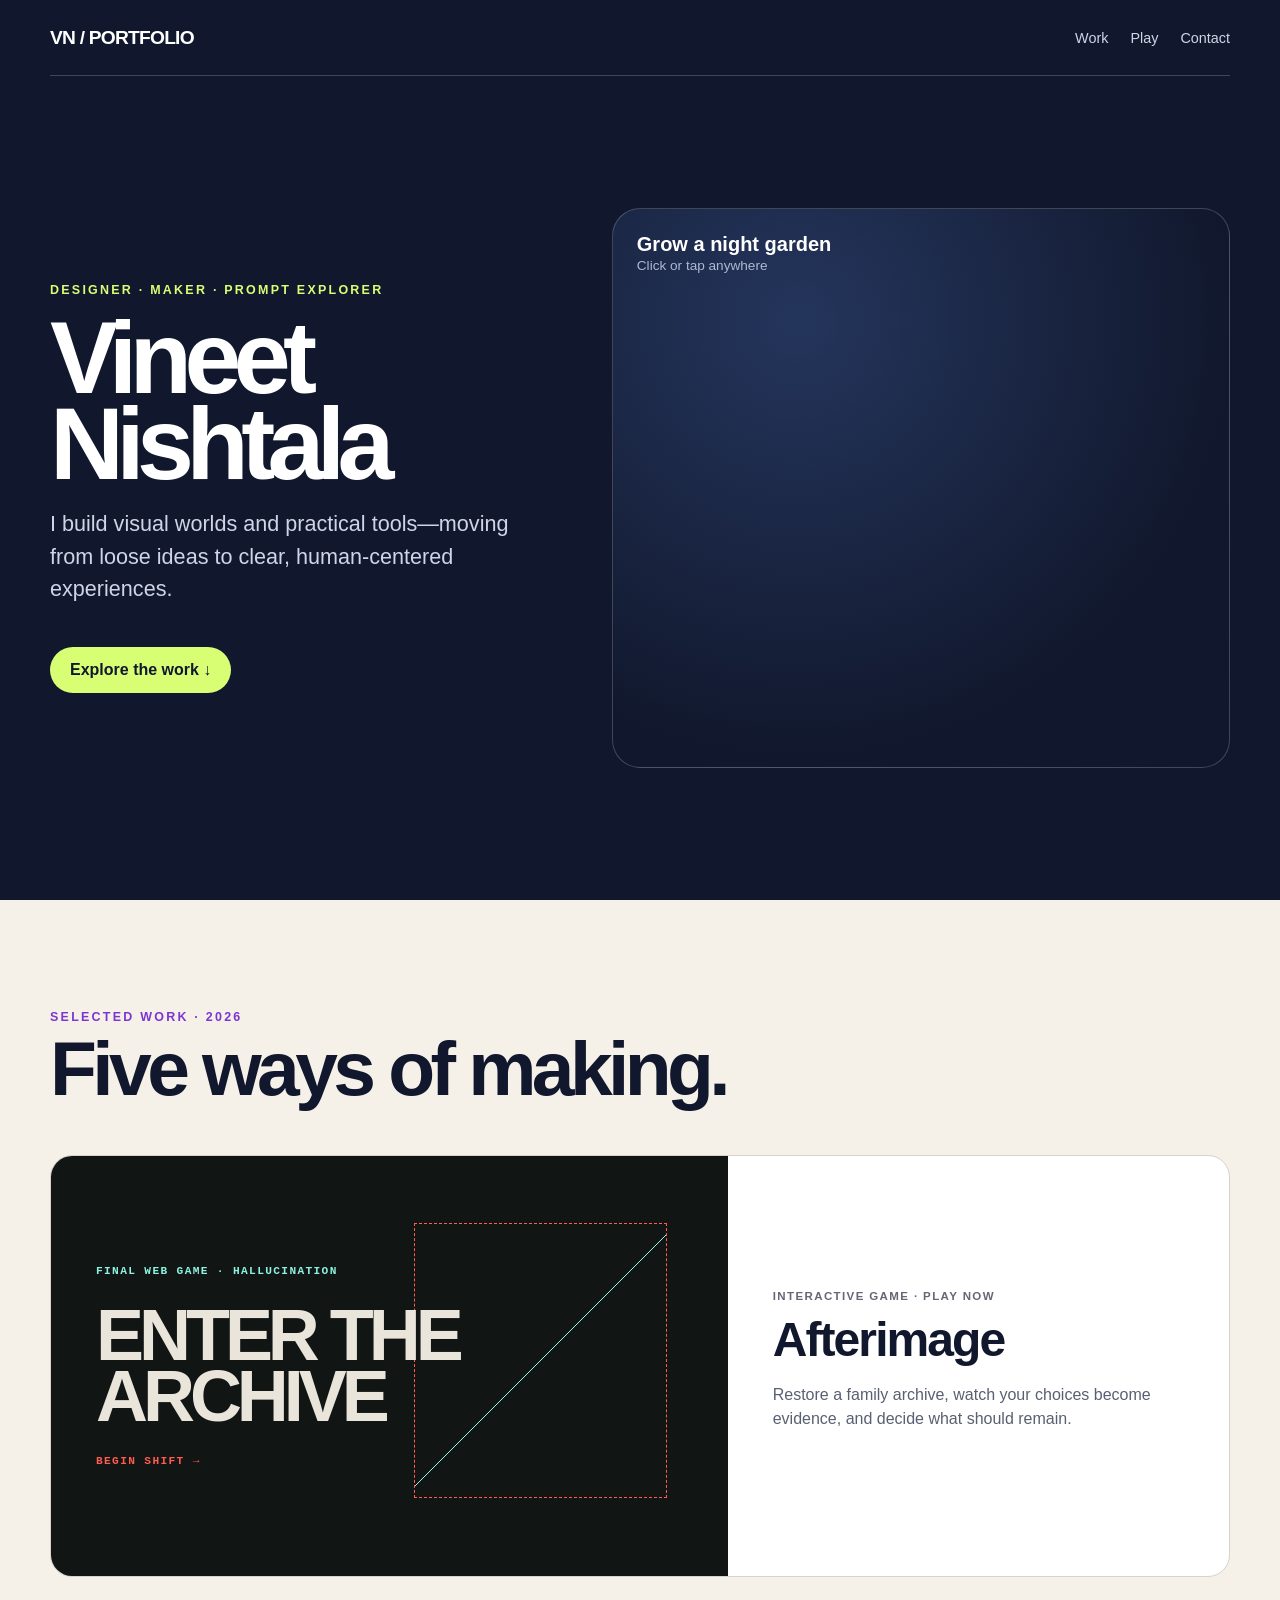
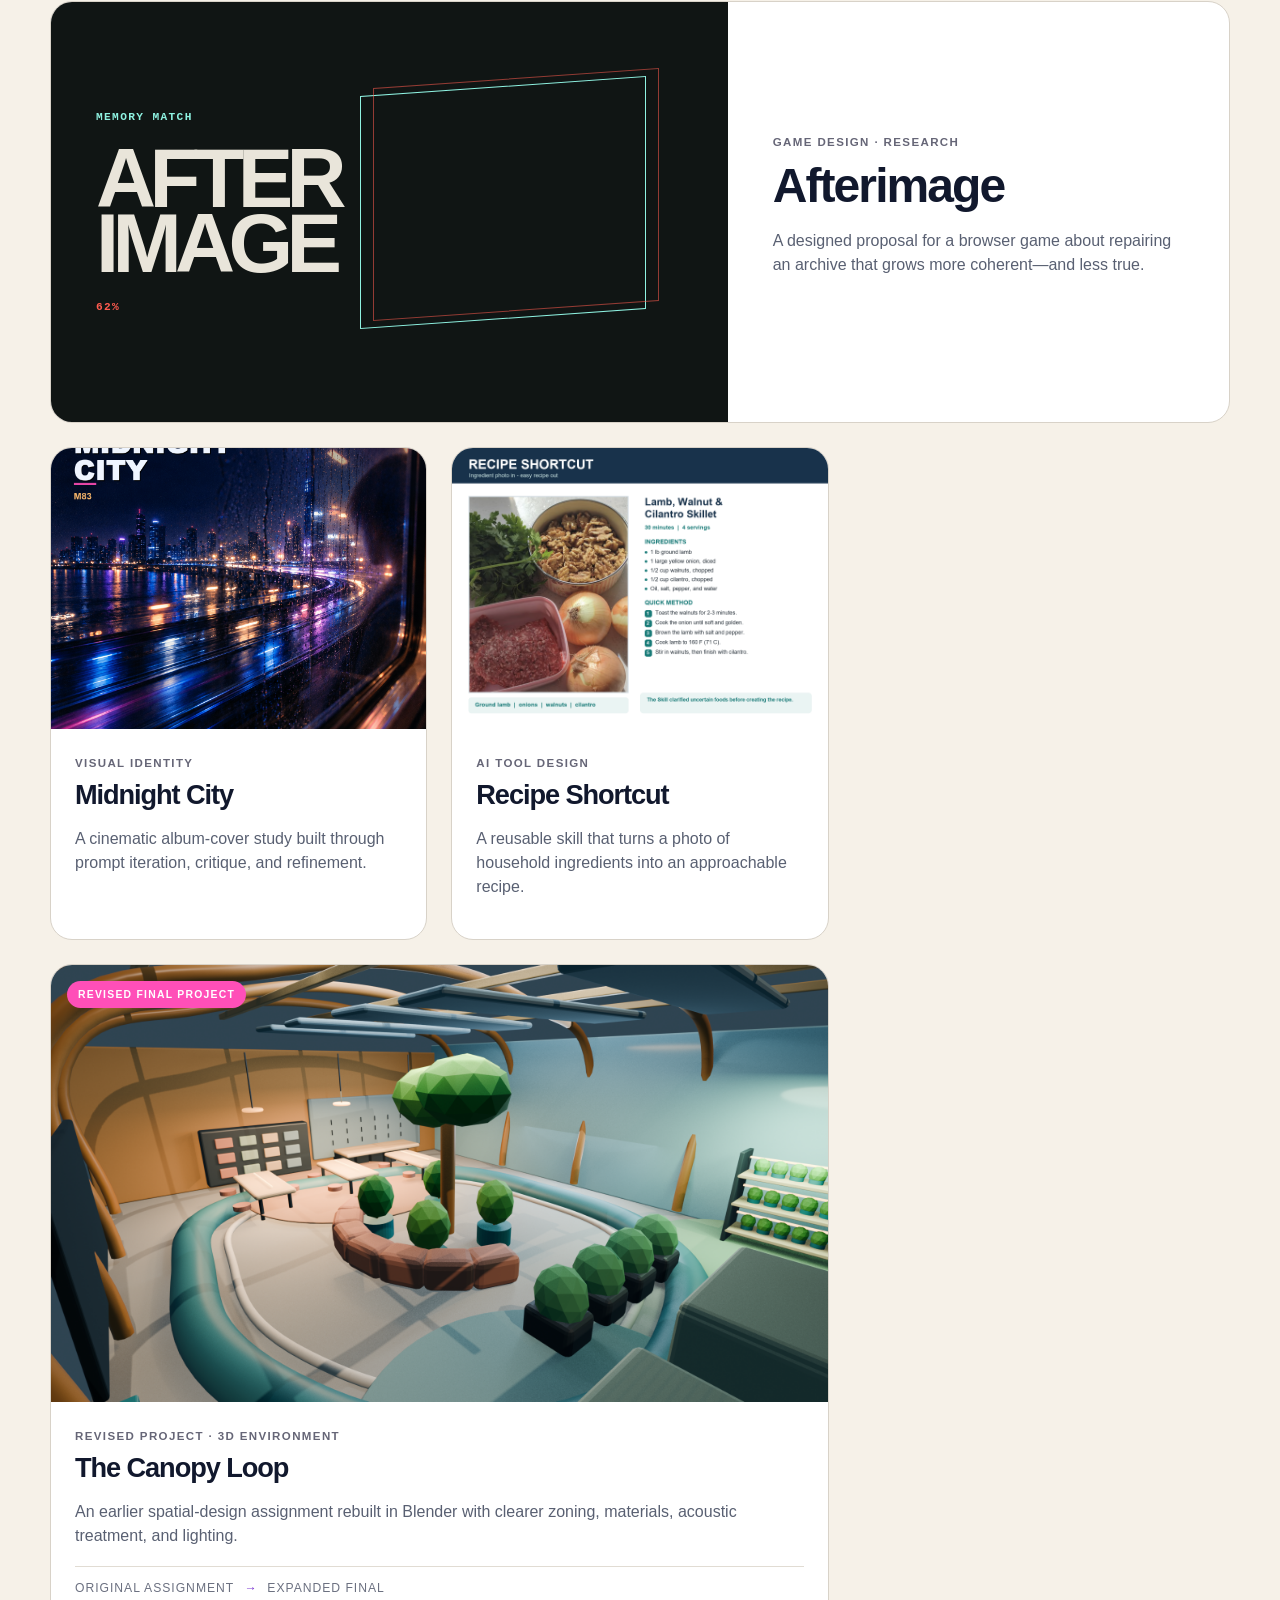
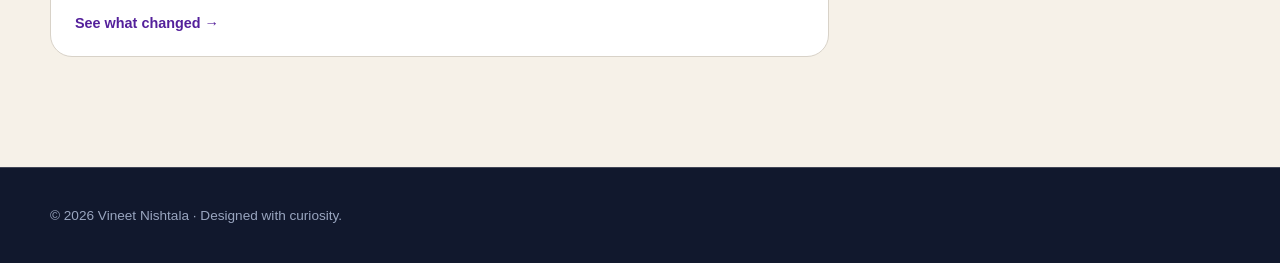
<file: index.html>
<!doctype html>
<html lang="en"><head><meta charset="utf-8"><meta name="viewport" content="width=device-width,initial-scale=1"><meta name="description" content="Design portfolio of Vineet Nishtala"><title>Vineet Nishtala — Design Portfolio</title><link rel="stylesheet" href="styles.css"><link rel="stylesheet" href="portfolio-extra.css"></head>
<body><header class="wrap nav"><a class="brand" href="index.html">VN / PORTFOLIO</a><nav class="navlinks" aria-label="Main navigation"><a href="#work">Work</a><a href="#play">Play</a><a href="mailto:vineetnishtala@gmail.com">Contact</a></nav></header>
<main><section class="wrap hero"><div><div class="eyebrow">Designer · Maker · Prompt Explorer</div><h1>Vineet<br>Nishtala</h1><p>I build visual worlds and practical tools—moving from loose ideas to clear, human-centered experiences.</p><a class="button" href="#work">Explore the work ↓</a></div><div id="play" class="draw" role="button" tabindex="0" aria-label="Interactive drawing area. Click or tap to grow colorful flowers."><div class="draw-copy"><strong>Grow a night garden</strong><span id="bloom-count">Click or tap anywhere</span></div></div></section>
<section id="work" class="section light"><div class="wrap"><div class="section-head"><div><div class="eyebrow" style="color:#7b36d1">Selected work · 2026</div><h2>Five ways of making.</h2></div></div><div class="projects">
<a class="card game-card" href="game.html"><div class="game-thumb" role="img" aria-label="Afterimage web game preview"><span>FINAL WEB GAME · HALLUCINATION</span><b>ENTER THE<br>ARCHIVE</b><i>BEGIN SHIFT →</i></div><div class="card-body"><span class="tag">Interactive game · Play now</span><h3>Afterimage</h3><p>Restore a family archive, watch your choices become evidence, and decide what should remain.</p></div></a>
<a class="card featured-card" href="proposal.html"><div class="proposal-thumb" role="img" aria-label="Afterimage game proposal preview"><span>MEMORY MATCH</span><b>AFTER<br>IMAGE</b><i>62%</i></div><div class="card-body"><span class="tag">Game design · Research</span><h3>Afterimage</h3><p>A designed proposal for a browser game about repairing an archive that grows more coherent—and less true.</p></div></a>
<a class="card" href="album.html"><img src="assets/album/final-cover.png" alt="Midnight City album cover"><div class="card-body"><span class="tag">Visual identity</span><h3>Midnight City</h3><p>A cinematic album-cover study built through prompt iteration, critique, and refinement.</p></div></a>
<a class="card" href="recipe.html"><img src="assets/recipe/recipe-shortcut-example.png" alt="Recipe Shortcut example output"><div class="card-body"><span class="tag">AI tool design</span><h3>Recipe Shortcut</h3><p>A reusable skill that turns a photo of household ingredients into an approachable recipe.</p></div></a>
<a class="card final-project-card" href="environment.html"><div class="card-image-wrap"><img src="assets/environment/overall-refined.png" alt="The refined Canopy Loop environment"><span class="final-badge">Revised final project</span></div><div class="card-body"><span class="tag">Revised project · 3D environment</span><h3>The Canopy Loop</h3><p>An earlier spatial-design assignment rebuilt in Blender with clearer zoning, materials, acoustic treatment, and lighting.</p><div class="revision-preview"><span>Original assignment</span><b>→</b><span>Expanded final</span></div><span class="card-link">See what changed →</span></div></a>
</div></div></section></main><footer class="footer"><div class="wrap">© 2026 Vineet Nishtala · Designed with curiosity.</div></footer><script src="script.js"></script></body></html>
</file>
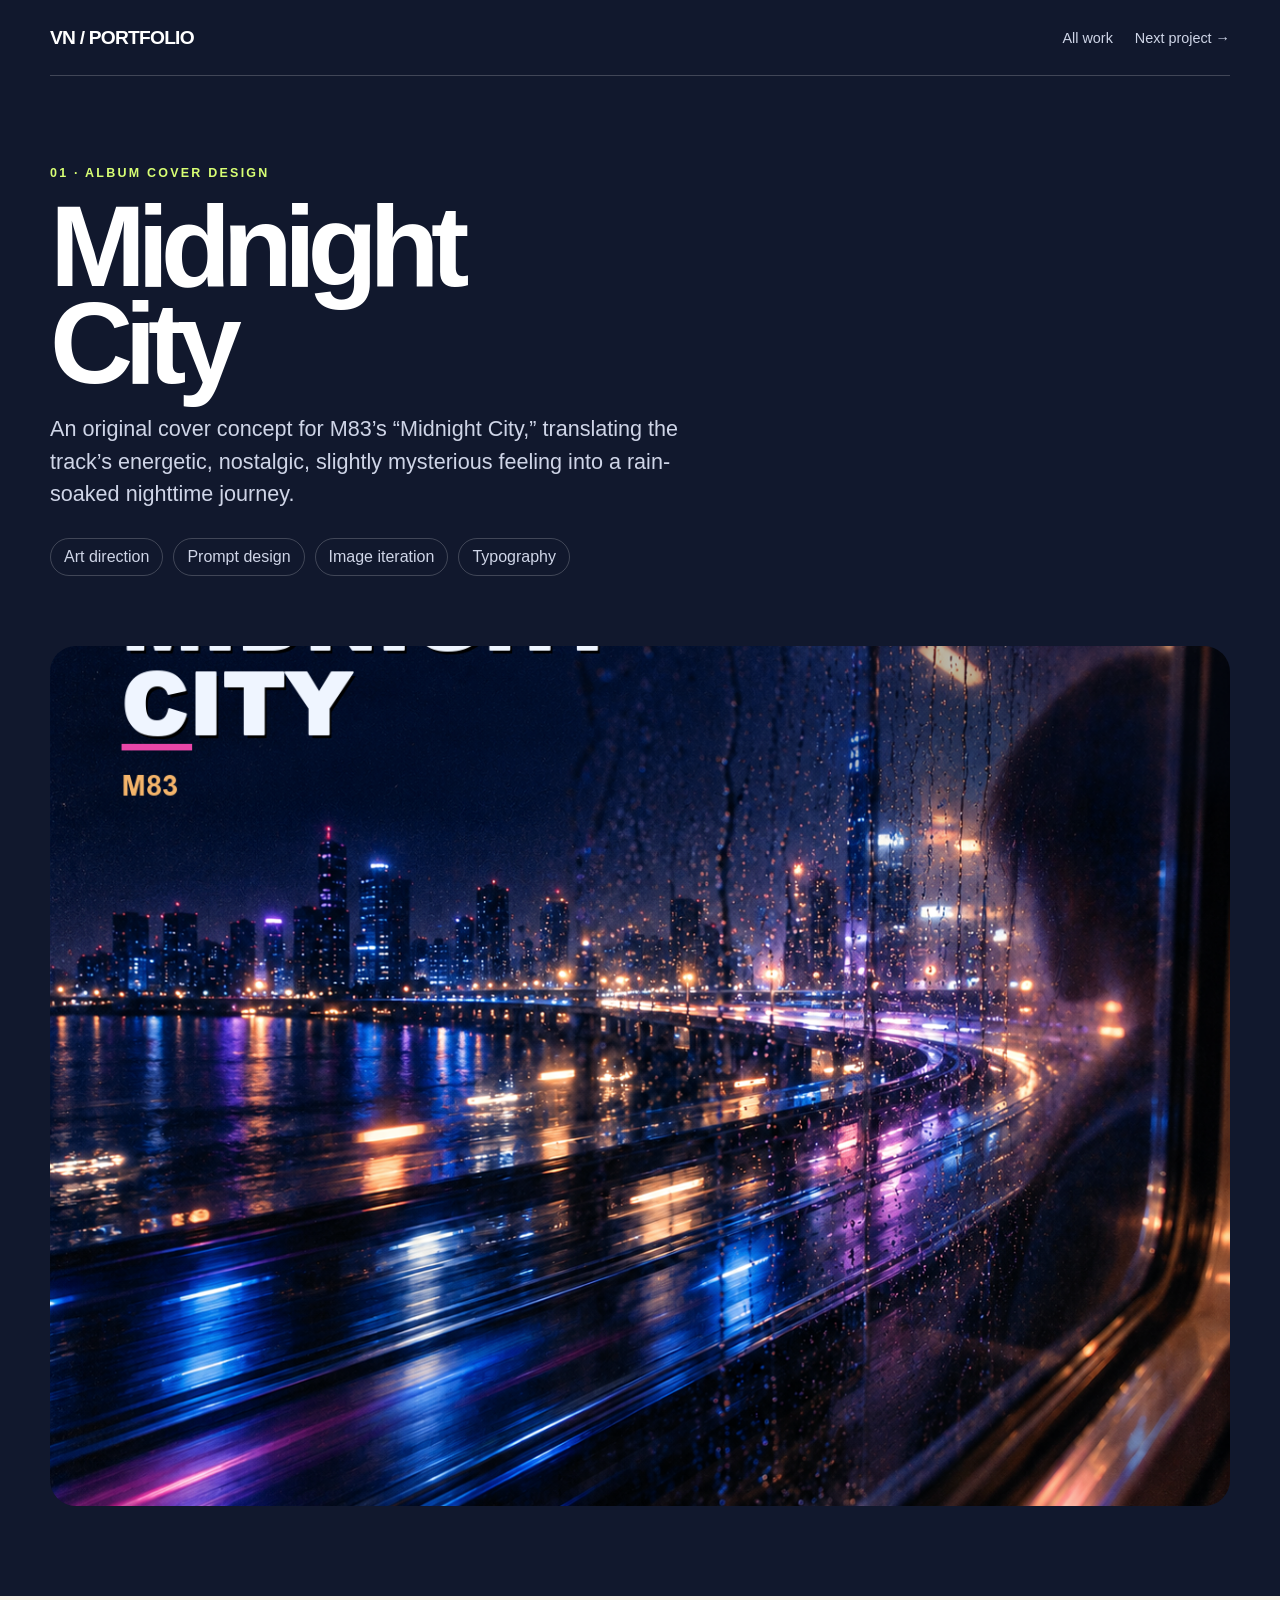
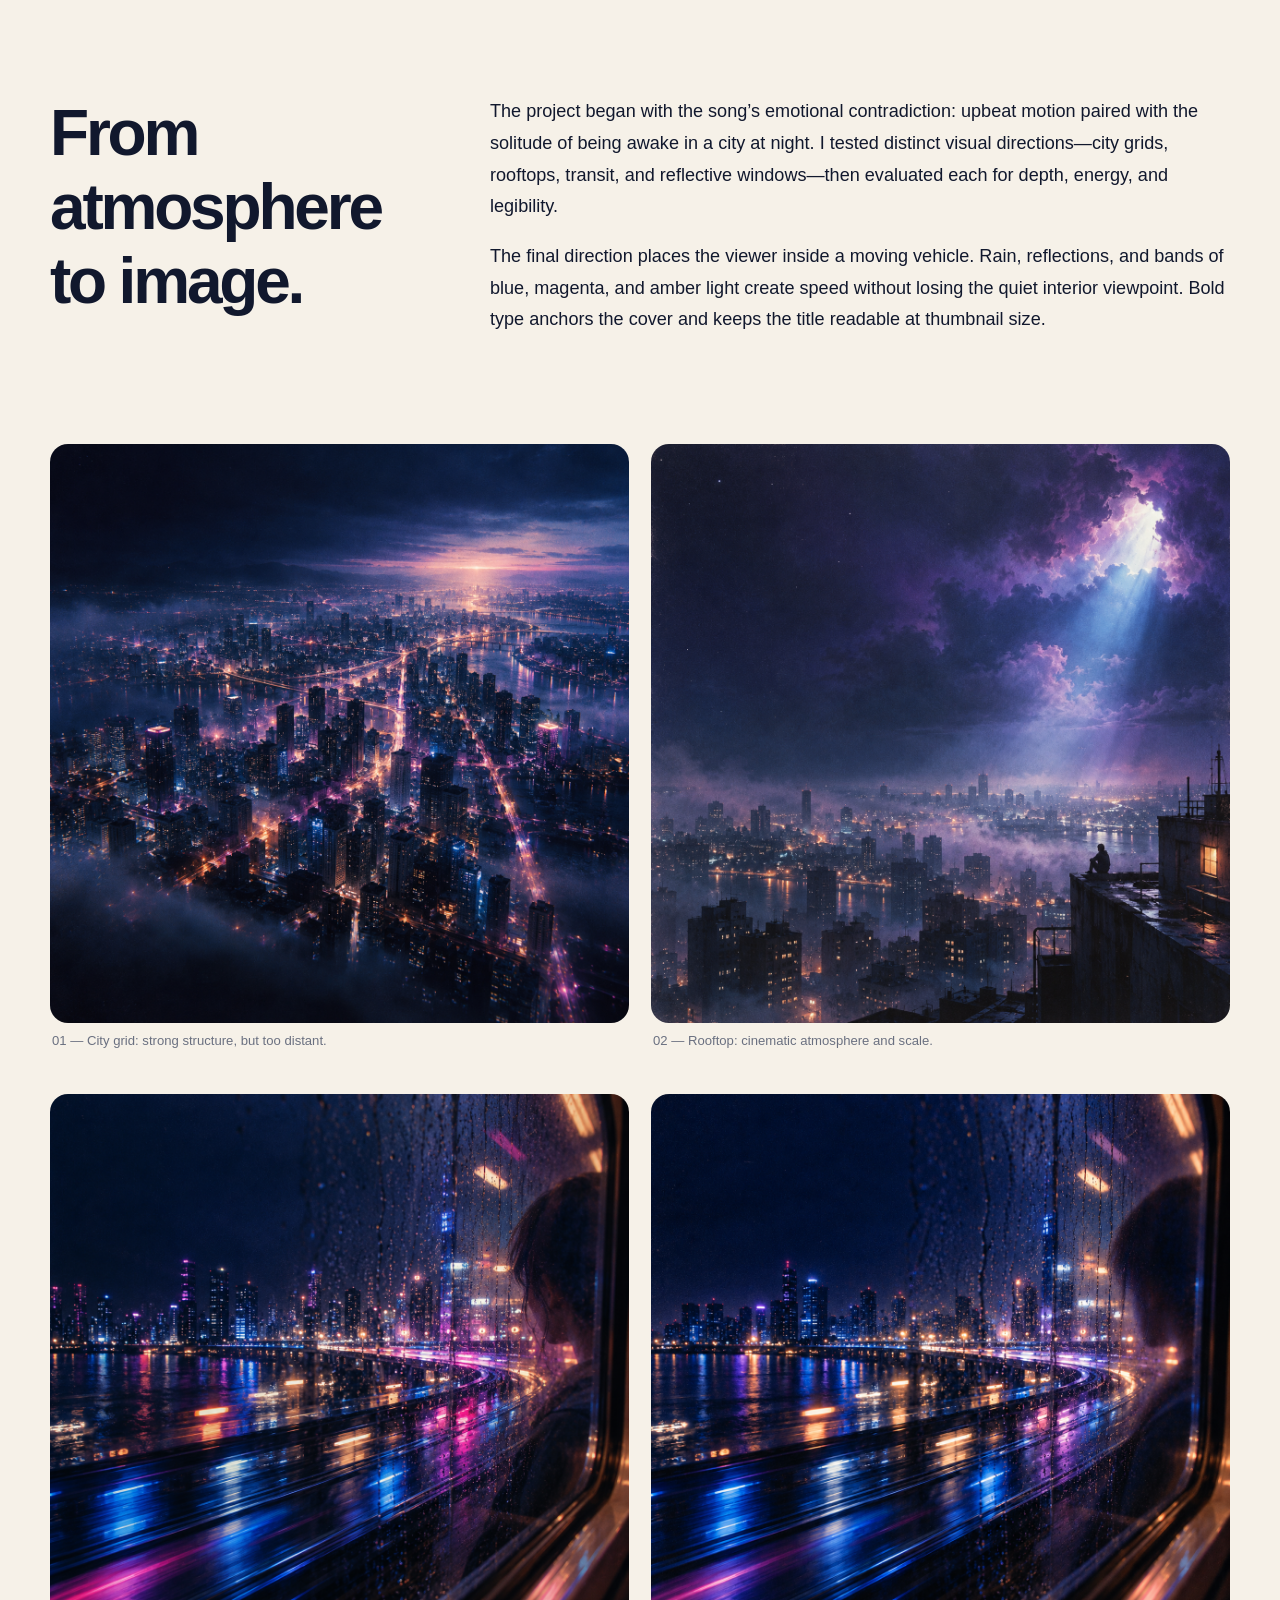
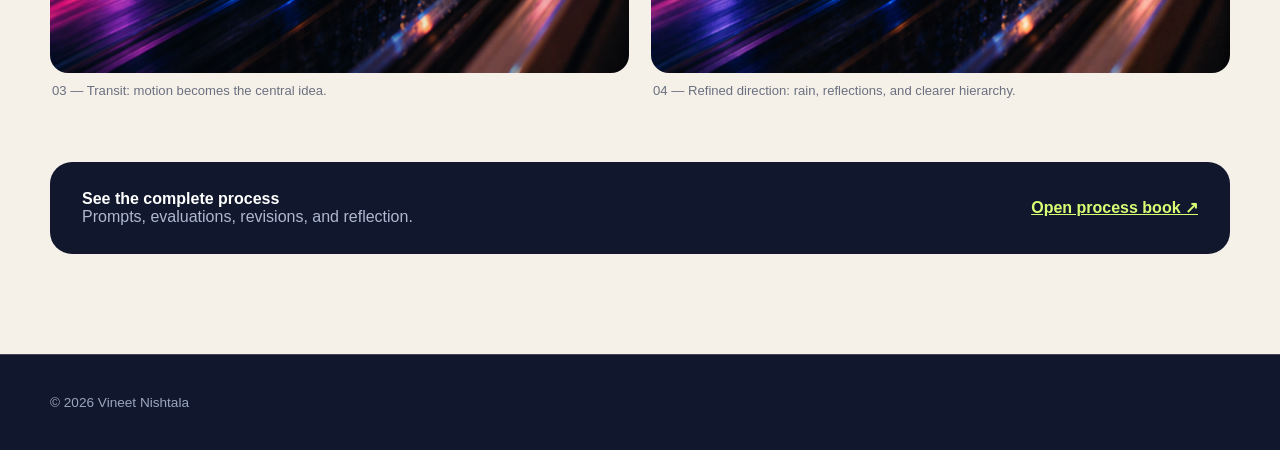
<file: album.html>
<!doctype html><html lang="en"><head><meta charset="utf-8"><meta name="viewport" content="width=device-width,initial-scale=1"><title>Midnight City — Vineet Nishtala</title><link rel="stylesheet" href="styles.css"></head><body><header class="wrap nav"><a class="brand" href="index.html">VN / PORTFOLIO</a><nav class="navlinks"><a href="index.html#work">All work</a><a href="recipe.html">Next project →</a></nav></header><main><section class="wrap case-hero"><div class="eyebrow">01 · Album cover design</div><h1>Midnight<br>City</h1><p class="lede">An original cover concept for M83’s “Midnight City,” translating the track’s energetic, nostalgic, slightly mysterious feeling into a rain-soaked nighttime journey.</p><div class="meta"><span>Art direction</span><span>Prompt design</span><span>Image iteration</span><span>Typography</span></div></section><section class="wrap" style="padding-bottom:90px"><img class="feature" src="assets/album/final-cover.png" alt="Final Midnight City album cover"></section><section class="article"><div class="wrap"><div class="article-grid"><h2>From atmosphere to image.</h2><div><p>The project began with the song’s emotional contradiction: upbeat motion paired with the solitude of being awake in a city at night. I tested distinct visual directions—city grids, rooftops, transit, and reflective windows—then evaluated each for depth, energy, and legibility.</p><p>The final direction places the viewer inside a moving vehicle. Rain, reflections, and bands of blue, magenta, and amber light create speed without losing the quiet interior viewpoint. Bold type anchors the cover and keeps the title readable at thumbnail size.</p></div></div><div class="gallery"><figure><img src="assets/album/iteration-01.png" alt="City grid concept"><figcaption>01 — City grid: strong structure, but too distant.</figcaption></figure><figure><img src="assets/album/iteration-02.png" alt="Rooftop concept"><figcaption>02 — Rooftop: cinematic atmosphere and scale.</figcaption></figure><figure><img src="assets/album/iteration-03.png" alt="Transit concept"><figcaption>03 — Transit: motion becomes the central idea.</figcaption></figure><figure><img src="assets/album/iteration-04.png" alt="Refined concept"><figcaption>04 — Refined direction: rain, reflections, and clearer hierarchy.</figcaption></figure></div><div class="download"><div><strong>See the complete process</strong><br><span style="color:#aeb8d1">Prompts, evaluations, revisions, and reflection.</span></div><a href="assets/album/process-book.pdf" target="_blank">Open process book ↗</a></div></div></section></main><footer class="footer"><div class="wrap">© 2026 Vineet Nishtala</div></footer></body></html>
</file>
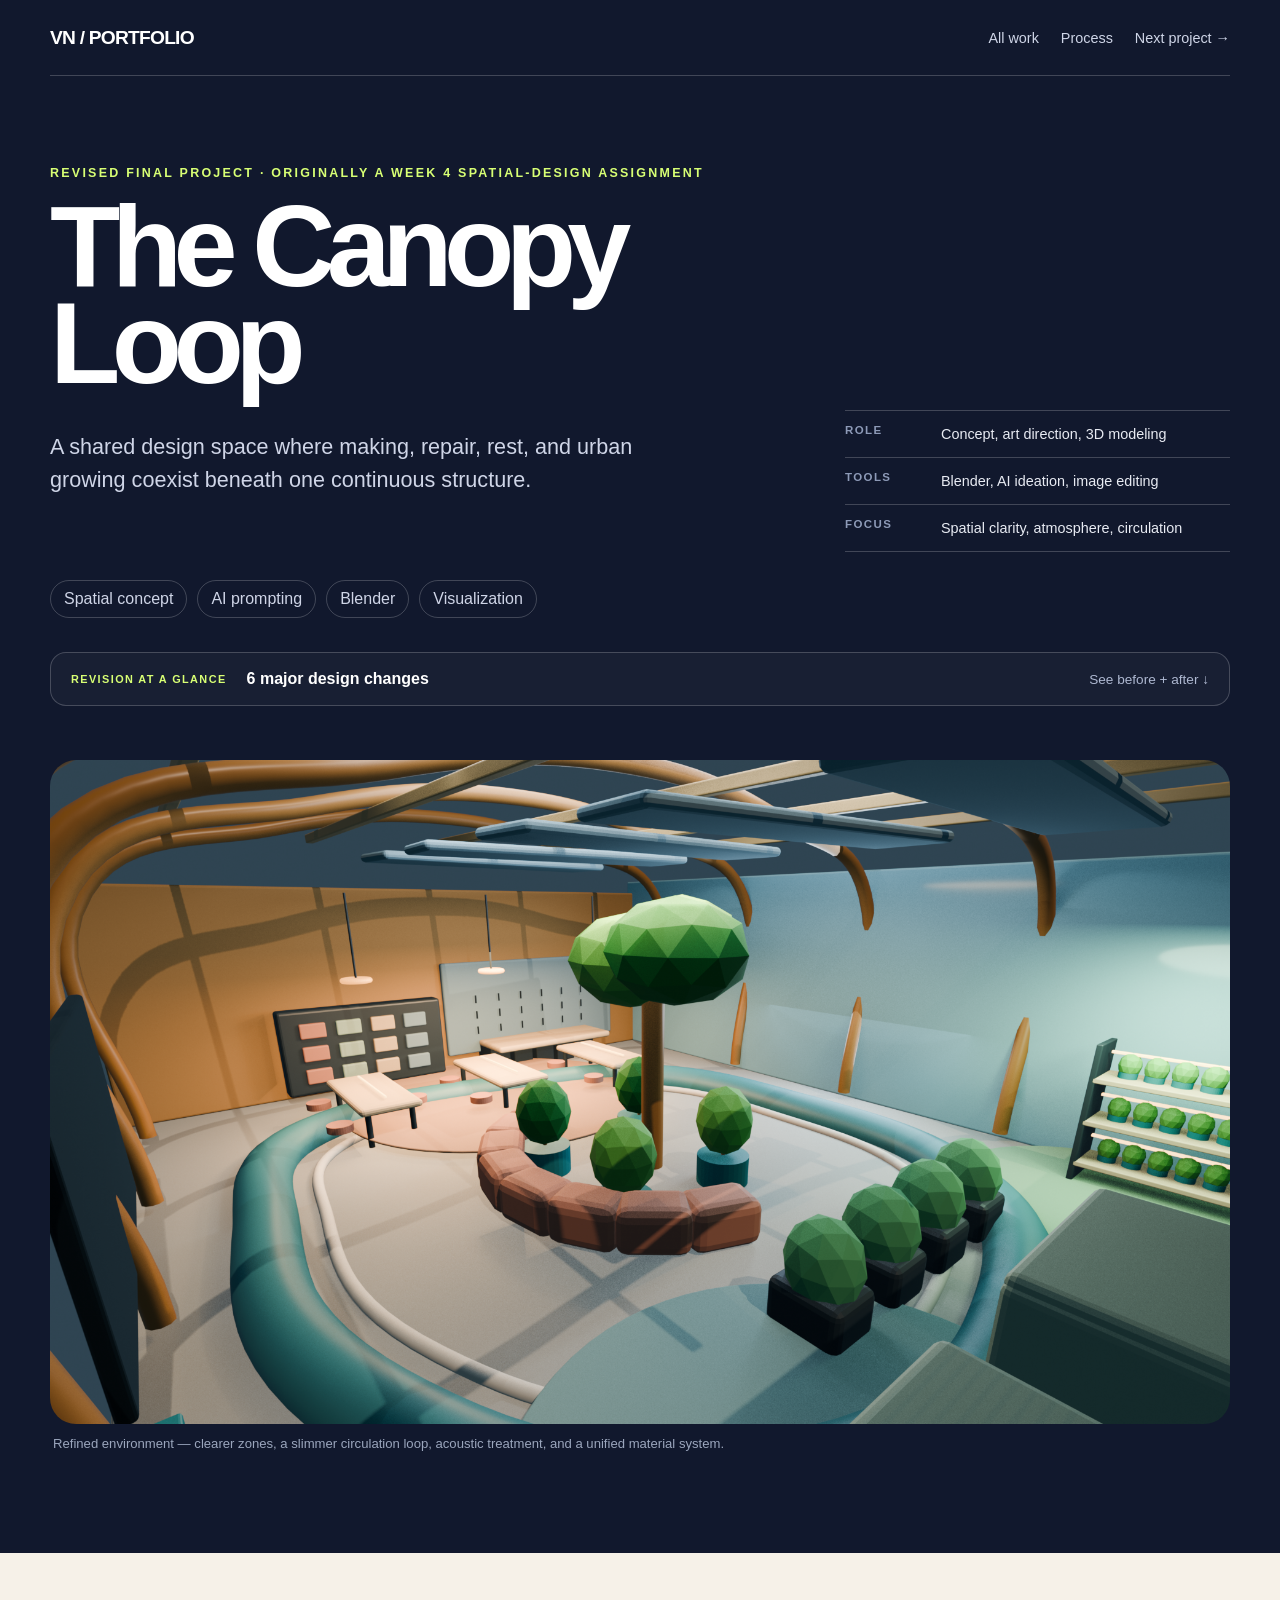
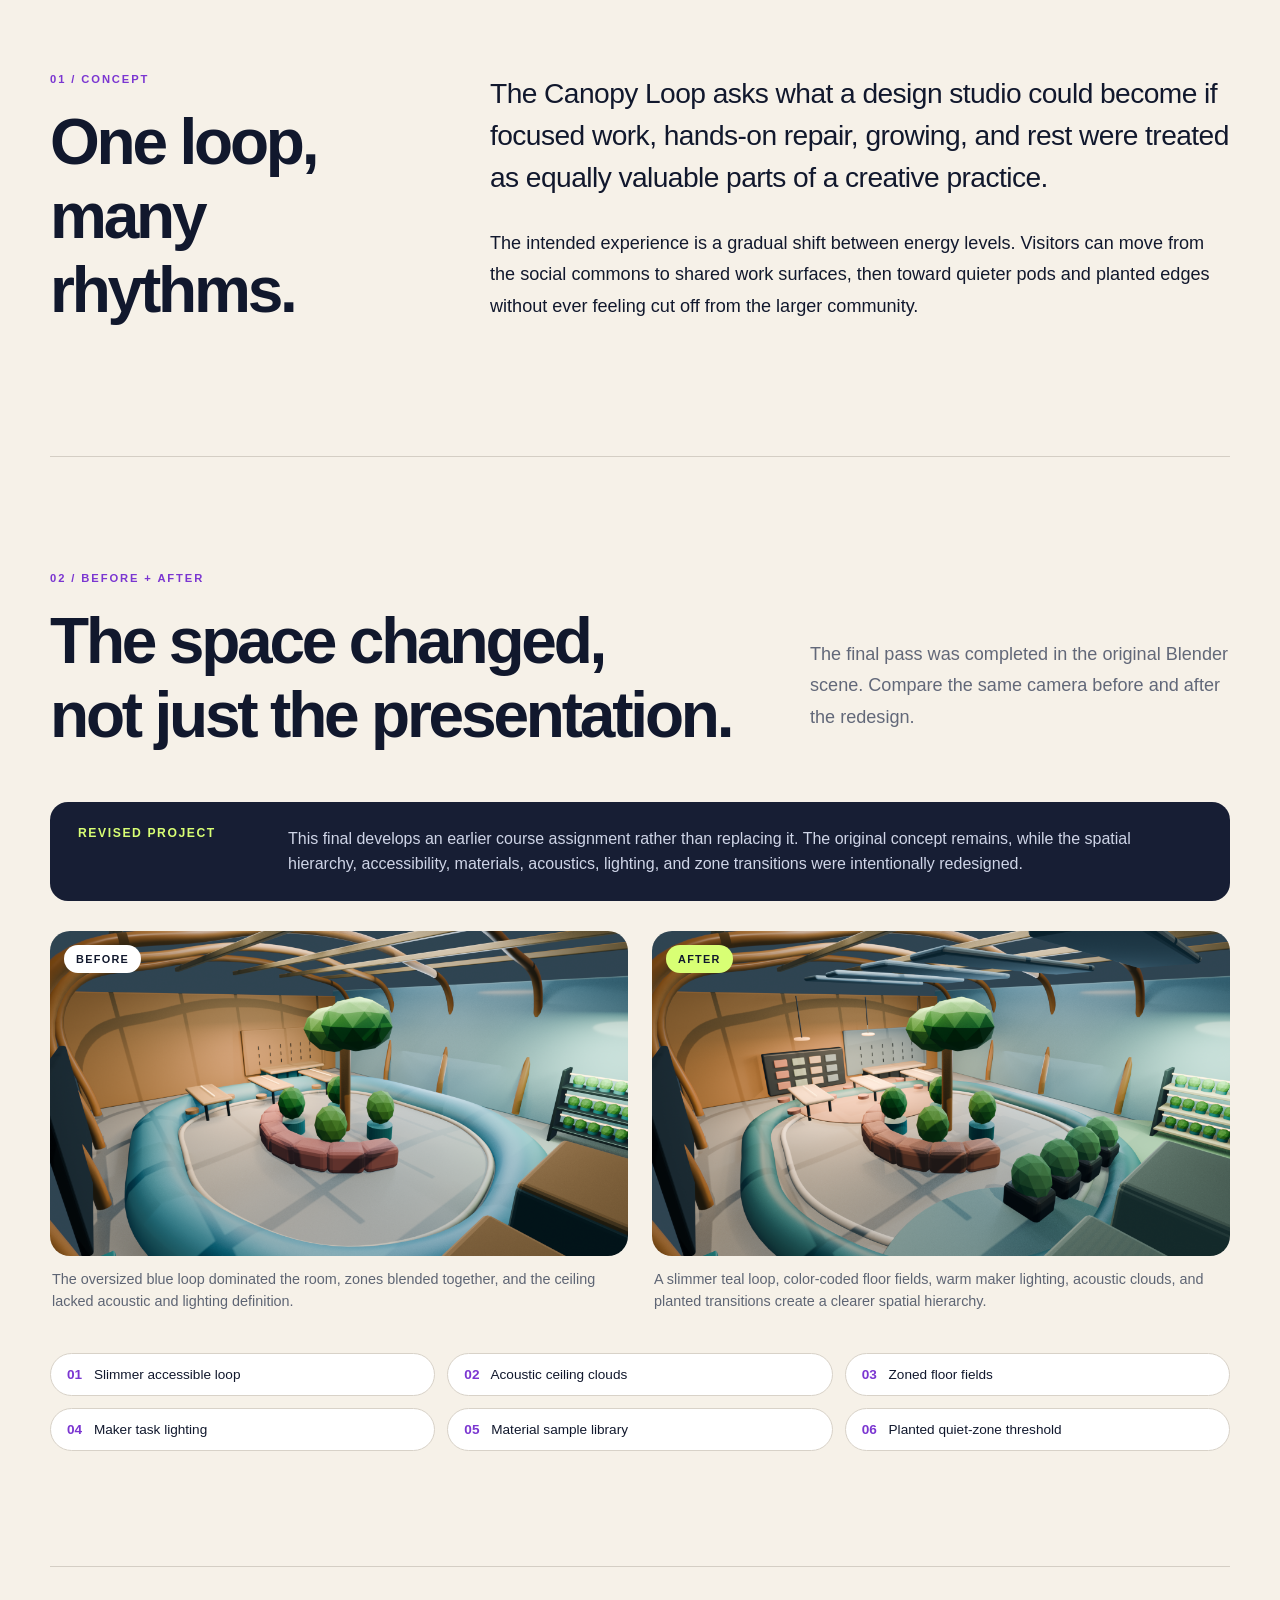
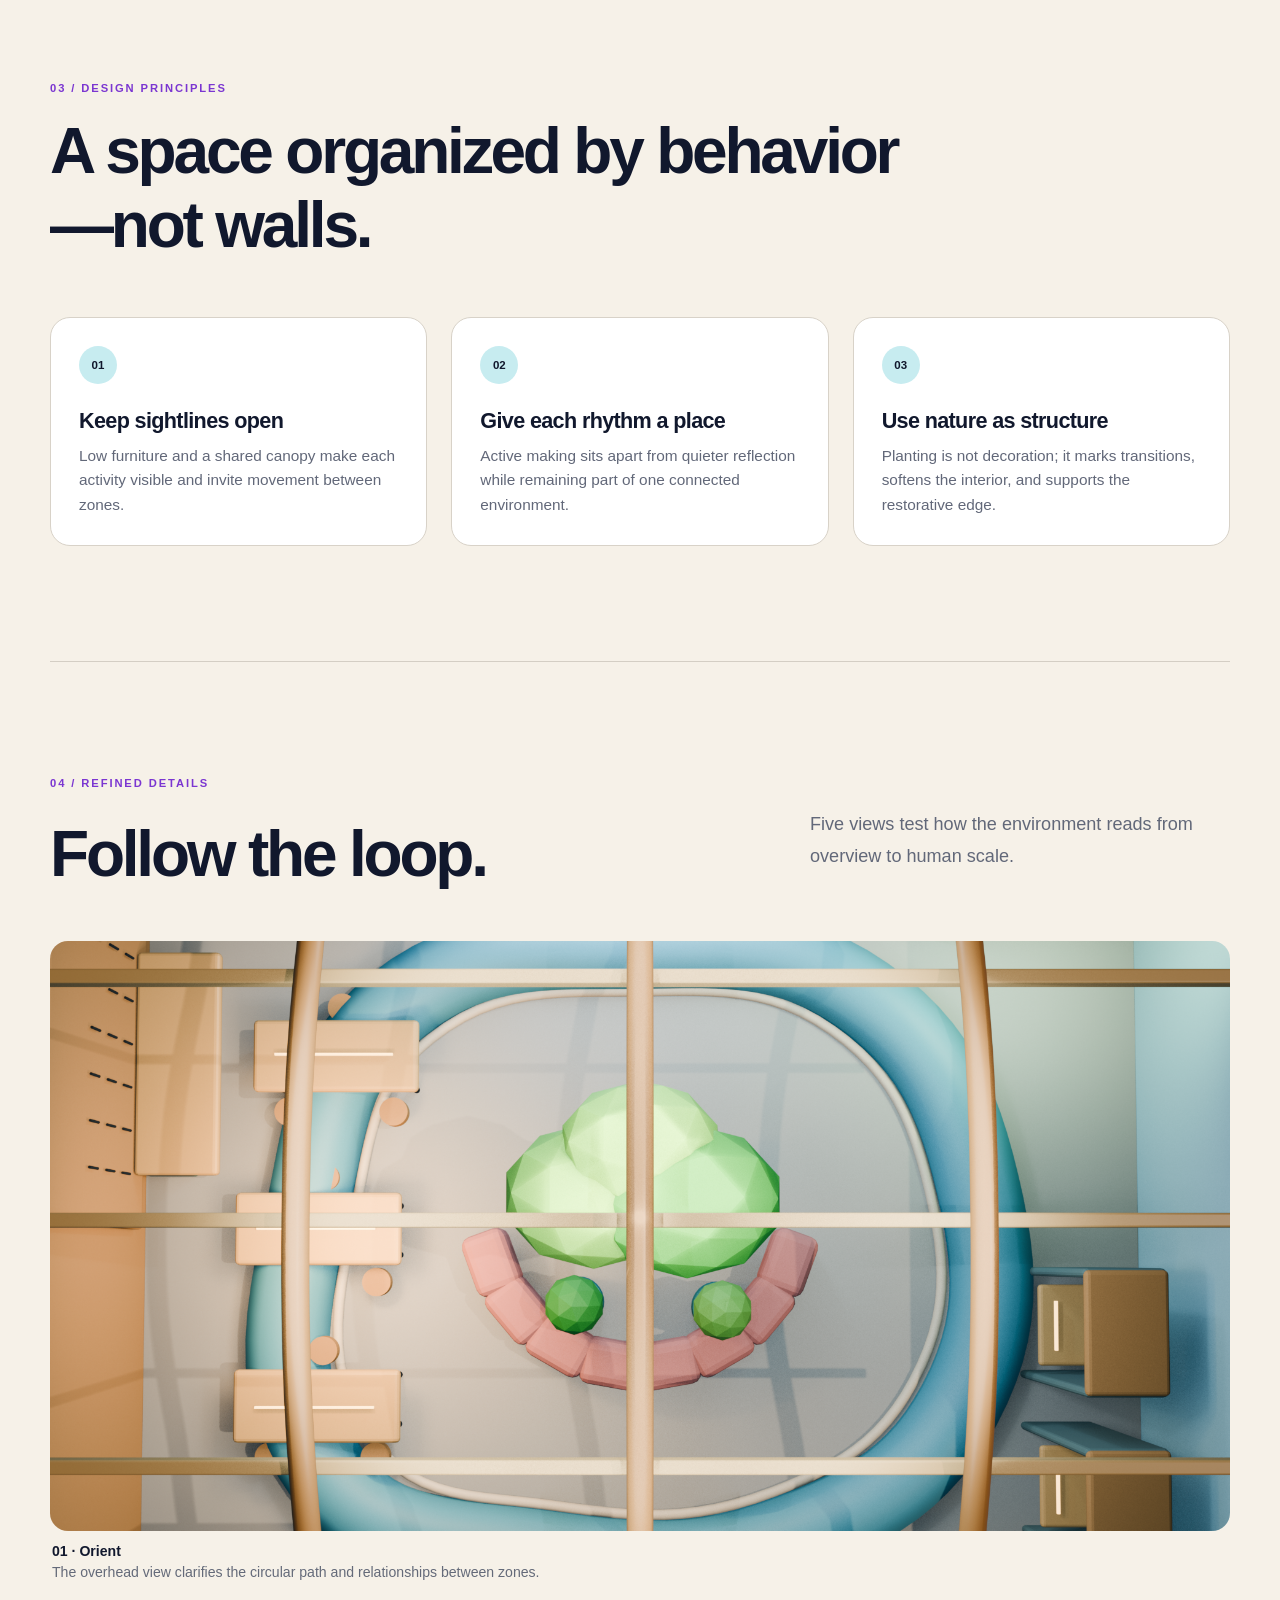
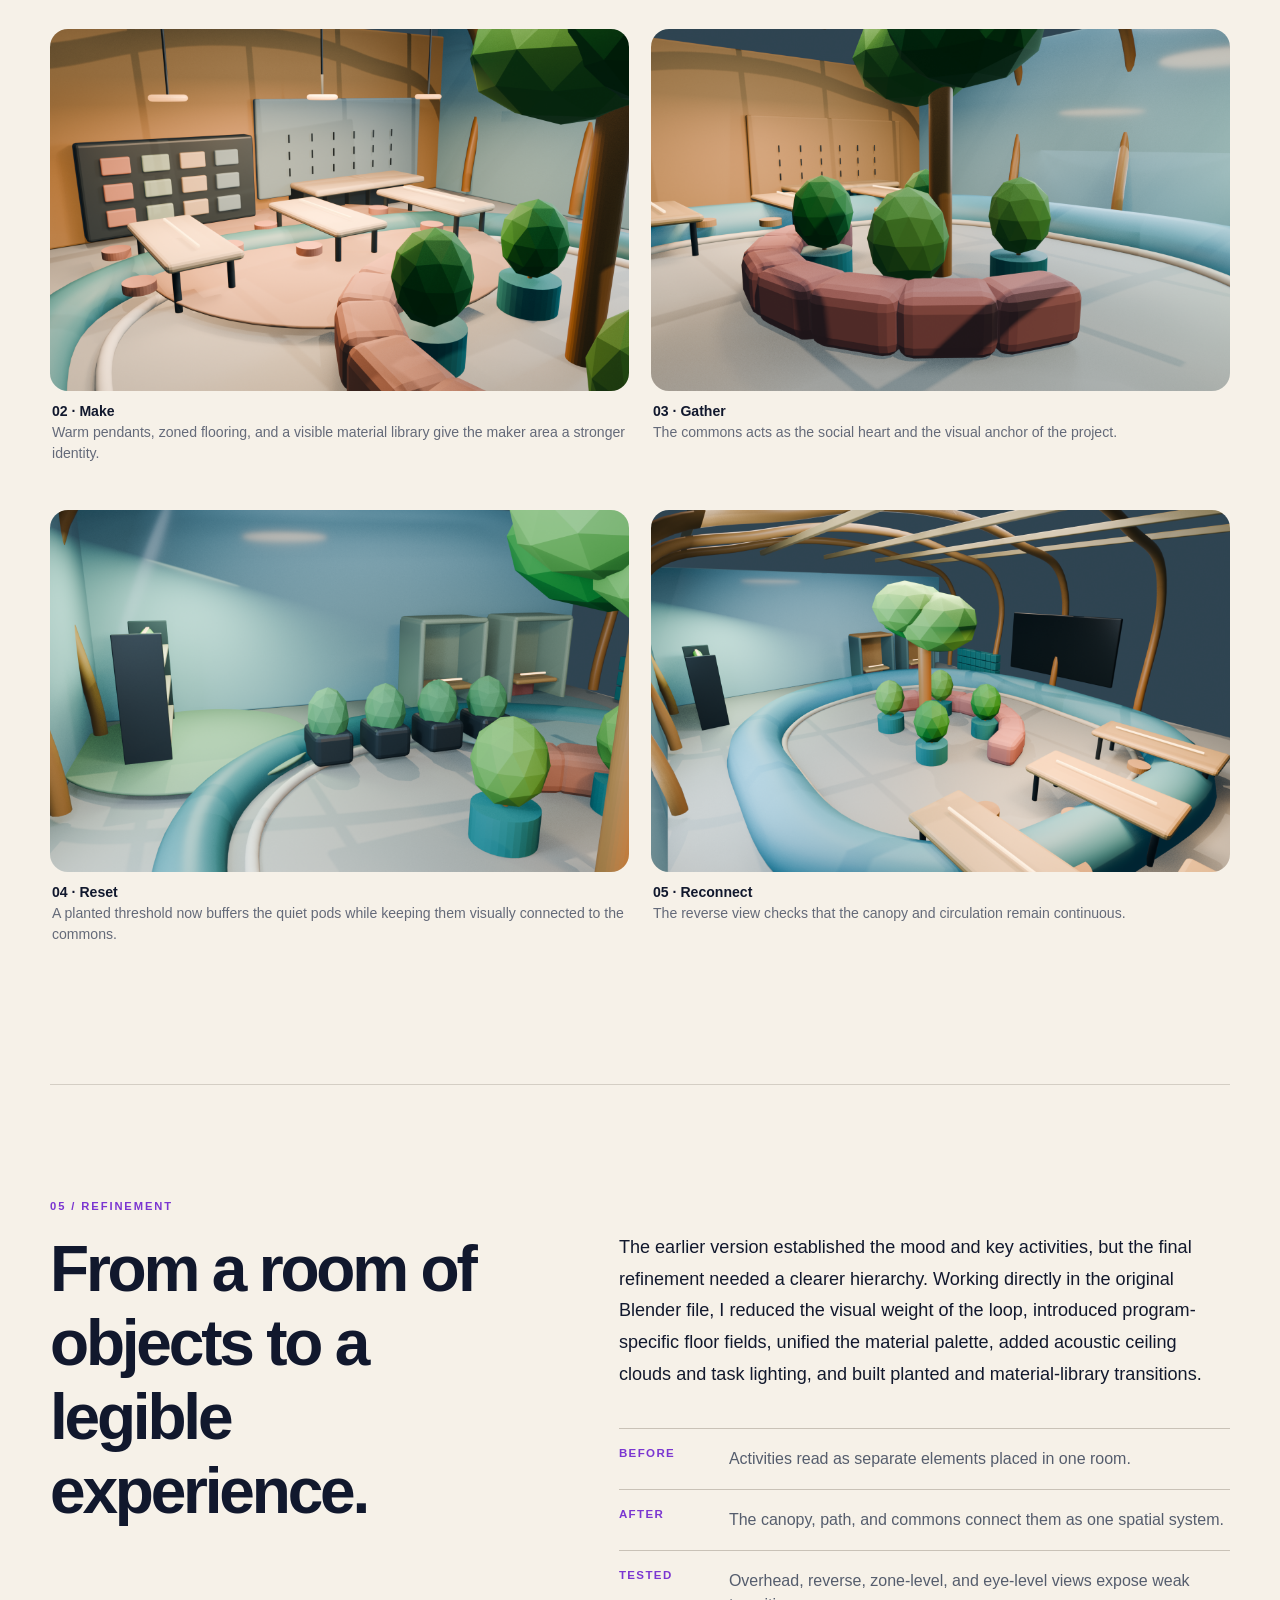
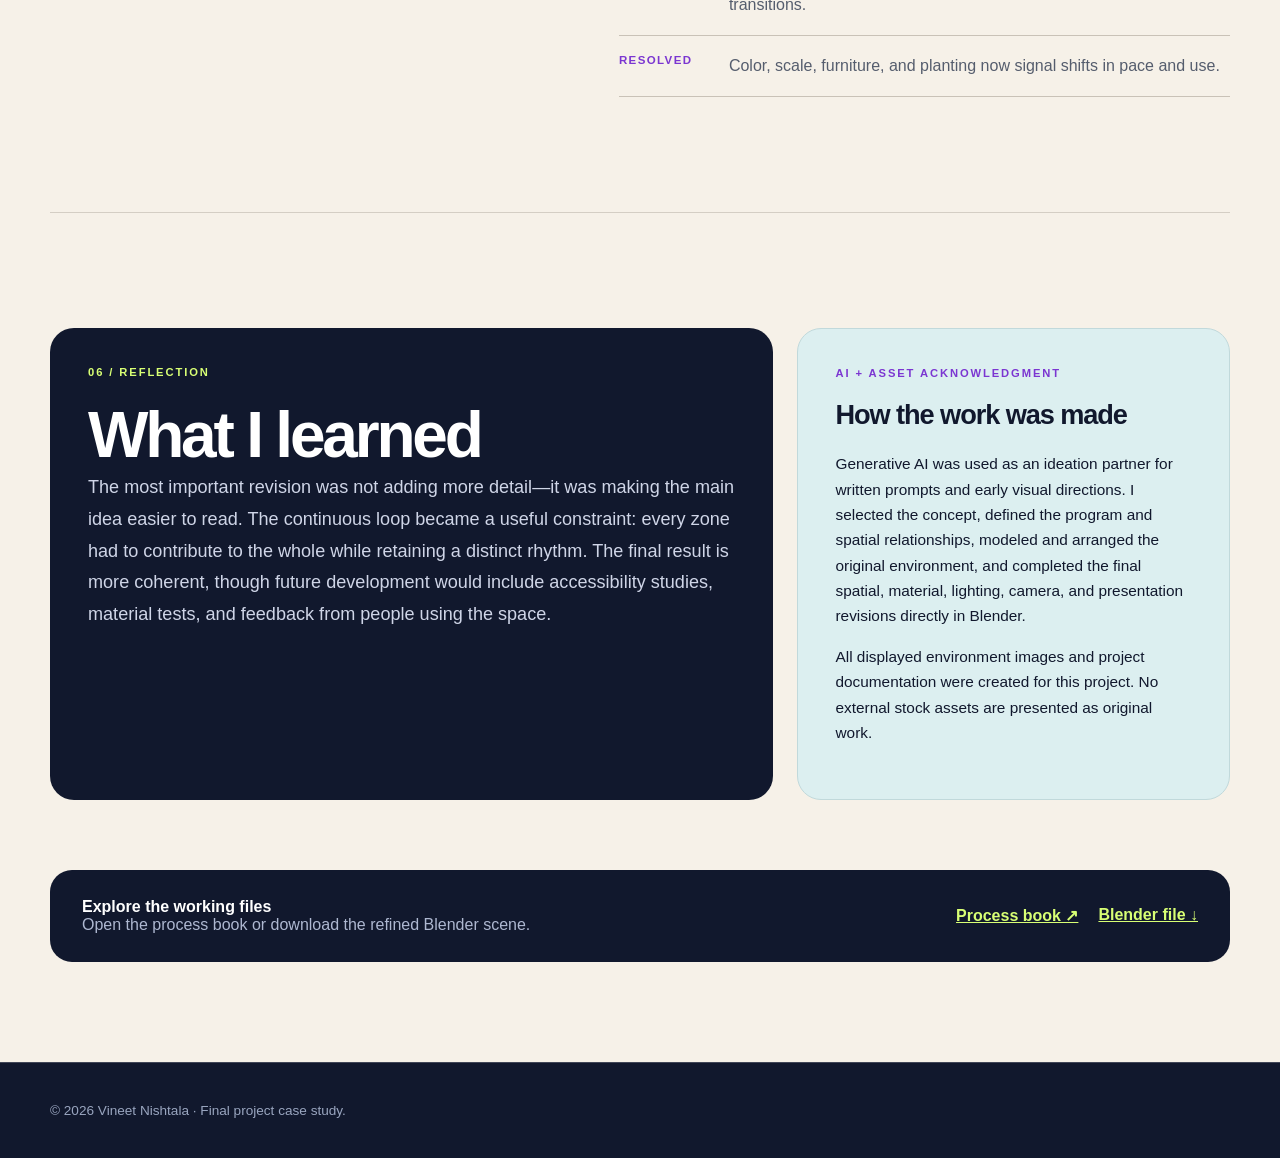
<file: environment.html>
<!doctype html>
<html lang="en">
<head>
  <meta charset="utf-8">
  <meta name="viewport" content="width=device-width,initial-scale=1">
  <meta name="description" content="The Canopy Loop, a refined 3D environment design case study by Vineet Nishtala.">
  <title>The Canopy Loop — Final Project</title>
  <link rel="stylesheet" href="styles.css">
</head>
<body class="environment-page">
  <header class="wrap nav">
    <a class="brand" href="index.html">VN / PORTFOLIO</a>
    <nav class="navlinks" aria-label="Project navigation">
      <a href="index.html#work">All work</a>
      <a href="#process">Process</a>
      <a href="album.html">Next project →</a>
    </nav>
  </header>
  <main>
    <section class="wrap case-hero environment-hero">
      <div class="eyebrow">Revised final project · Originally a Week 4 spatial-design assignment</div>
      <h1>The Canopy<br>Loop</h1>
      <div class="hero-summary">
        <p class="lede">A shared design space where making, repair, rest, and urban growing coexist beneath one continuous structure.</p>
        <dl class="project-facts">
          <div><dt>Role</dt><dd>Concept, art direction, 3D modeling</dd></div>
          <div><dt>Tools</dt><dd>Blender, AI ideation, image editing</dd></div>
          <div><dt>Focus</dt><dd>Spatial clarity, atmosphere, circulation</dd></div>
        </dl>
      </div>
      <div class="meta" aria-label="Project disciplines"><span>Spatial concept</span><span>AI prompting</span><span>Blender</span><span>Visualization</span></div>
      <a class="revision-jump" href="#comparison-title"><span>Revision at a glance</span><b>6 major design changes</b><i>See before + after ↓</i></a>
    </section>
    <section class="wrap environment-feature">
      <figure>
        <img class="feature" src="assets/environment/overall-refined.png" alt="Refined overall perspective showing acoustic clouds, maker lighting, clearer zones, and the central commons">
        <figcaption>Refined environment — clearer zones, a slimmer circulation loop, acoustic treatment, and a unified material system.</figcaption>
      </figure>
    </section>
    <section class="article environment-article">
      <div class="wrap">
        <section class="article-grid project-intro" aria-labelledby="concept-title">
          <div><div class="section-number">01 / Concept</div><h2 id="concept-title">One loop,<br>many rhythms.</h2></div>
          <div class="prose-large">
            <p>The Canopy Loop asks what a design studio could become if focused work, hands-on repair, growing, and rest were treated as equally valuable parts of a creative practice.</p>
            <p>The intended experience is a gradual shift between energy levels. Visitors can move from the social commons to shared work surfaces, then toward quieter pods and planted edges without ever feeling cut off from the larger community.</p>
          </div>
        </section>
        <section class="before-after" aria-labelledby="comparison-title">
          <div class="section-number">02 / Before + after</div>
          <div class="sequence-heading"><h2 id="comparison-title">The space changed,<br>not just the presentation.</h2><p>The final pass was completed in the original Blender scene. Compare the same camera before and after the redesign.</p></div>
          <div class="revision-callout"><strong>Revised project</strong><p>This final develops an earlier course assignment rather than replacing it. The original concept remains, while the spatial hierarchy, accessibility, materials, acoustics, lighting, and zone transitions were intentionally redesigned.</p></div>
          <div class="comparison-grid">
            <figure><div class="comparison-label">Before</div><img src="assets/environment/before-refinement.png" alt="Original Canopy Loop design before the final refinement"><figcaption>The oversized blue loop dominated the room, zones blended together, and the ceiling lacked acoustic and lighting definition.</figcaption></figure>
            <figure><div class="comparison-label after">After</div><img src="assets/environment/overall-refined.png" alt="Refined Canopy Loop design with improved zoning, materials, lighting, and acoustic treatment"><figcaption>A slimmer teal loop, color-coded floor fields, warm maker lighting, acoustic clouds, and planted transitions create a clearer spatial hierarchy.</figcaption></figure>
          </div>
          <div class="change-chips" aria-label="Highlighted design changes">
            <span><b>01</b> Slimmer accessible loop</span>
            <span><b>02</b> Acoustic ceiling clouds</span>
            <span><b>03</b> Zoned floor fields</span>
            <span><b>04</b> Maker task lighting</span>
            <span><b>05</b> Material sample library</span>
            <span><b>06</b> Planted quiet-zone threshold</span>
          </div>
        </section>
        <section class="principles" aria-labelledby="principles-title">
          <div class="section-number">03 / Design principles</div>
          <h2 id="principles-title">A space organized by behavior—not walls.</h2>
          <div class="principle-grid">
            <article><span>01</span><h3>Keep sightlines open</h3><p>Low furniture and a shared canopy make each activity visible and invite movement between zones.</p></article>
            <article><span>02</span><h3>Give each rhythm a place</h3><p>Active making sits apart from quieter reflection while remaining part of one connected environment.</p></article>
            <article><span>03</span><h3>Use nature as structure</h3><p>Planting is not decoration; it marks transitions, softens the interior, and supports the restorative edge.</p></article>
          </div>
        </section>
        <section class="spatial-sequence" aria-labelledby="sequence-title">
          <div class="section-number">04 / Refined details</div>
          <div class="sequence-heading"><h2 id="sequence-title">Follow the loop.</h2><p>Five views test how the environment reads from overview to human scale.</p></div>
          <div class="gallery environment-gallery">
            <figure class="wide"><img src="assets/environment/overhead.png" alt="Overhead view showing the spatial organization and circulation loop"><figcaption><b>01 · Orient</b><br>The overhead view clarifies the circular path and relationships between zones.</figcaption></figure>
            <figure><img src="assets/environment/maker-zone-refined.png" alt="Refined maker and repair area with warm pendant lighting and material library"><figcaption><b>02 · Make</b><br>Warm pendants, zoned flooring, and a visible material library give the maker area a stronger identity.</figcaption></figure>
            <figure><img src="assets/environment/commons.png" alt="Central commons viewed from eye level"><figcaption><b>03 · Gather</b><br>The commons acts as the social heart and the visual anchor of the project.</figcaption></figure>
            <figure><img src="assets/environment/quiet-grow-refined.png" alt="Refined quiet pods, planted threshold, and growing zone"><figcaption><b>04 · Reset</b><br>A planted threshold now buffers the quiet pods while keeping them visually connected to the commons.</figcaption></figure>
            <figure><img src="assets/environment/reverse.png" alt="Reverse view showing continuity across the environment"><figcaption><b>05 · Reconnect</b><br>The reverse view checks that the canopy and circulation remain continuous.</figcaption></figure>
          </div>
        </section>
        <section id="process" class="process-section" aria-labelledby="process-title">
          <div class="section-number">05 / Refinement</div>
          <div class="process-grid">
            <div><h2 id="process-title">From a room of objects to a legible experience.</h2></div>
            <div>
              <p>The earlier version established the mood and key activities, but the final refinement needed a clearer hierarchy. Working directly in the original Blender file, I reduced the visual weight of the loop, introduced program-specific floor fields, unified the material palette, added acoustic ceiling clouds and task lighting, and built planted and material-library transitions.</p>
              <div class="change-list" aria-label="Key revisions">
                <div><b>Before</b><span>Activities read as separate elements placed in one room.</span></div>
                <div><b>After</b><span>The canopy, path, and commons connect them as one spatial system.</span></div>
                <div><b>Tested</b><span>Overhead, reverse, zone-level, and eye-level views expose weak transitions.</span></div>
                <div><b>Resolved</b><span>Color, scale, furniture, and planting now signal shifts in pace and use.</span></div>
              </div>
            </div>
          </div>
        </section>
        <section class="reflection-section" aria-labelledby="reflection-title">
          <div class="reflection-card">
            <div class="section-number">06 / Reflection</div>
            <h2 id="reflection-title">What I learned</h2>
            <p>The most important revision was not adding more detail—it was making the main idea easier to read. The continuous loop became a useful constraint: every zone had to contribute to the whole while retaining a distinct rhythm. The final result is more coherent, though future development would include accessibility studies, material tests, and feedback from people using the space.</p>
          </div>
          <aside class="credit-card">
            <div class="section-number">AI + asset acknowledgment</div>
            <h3>How the work was made</h3>
            <p>Generative AI was used as an ideation partner for written prompts and early visual directions. I selected the concept, defined the program and spatial relationships, modeled and arranged the original environment, and completed the final spatial, material, lighting, camera, and presentation revisions directly in Blender.</p>
            <p>All displayed environment images and project documentation were created for this project. No external stock assets are presented as original work.</p>
          </aside>
        </section>
        <div class="download process-download">
          <div><strong>Explore the working files</strong><br><span>Open the process book or download the refined Blender scene.</span></div>
          <div class="download-links"><a href="assets/environment/process-book.pdf" target="_blank" rel="noopener">Process book ↗</a><a href="assets/environment/source/The_Canopy_Loop_refined_v2.blend" download>Blender file ↓</a></div>
        </div>
      </div>
    </section>
  </main>
  <footer class="footer"><div class="wrap">© 2026 Vineet Nishtala · Final project case study.</div></footer>
</body>
</html>
</file>
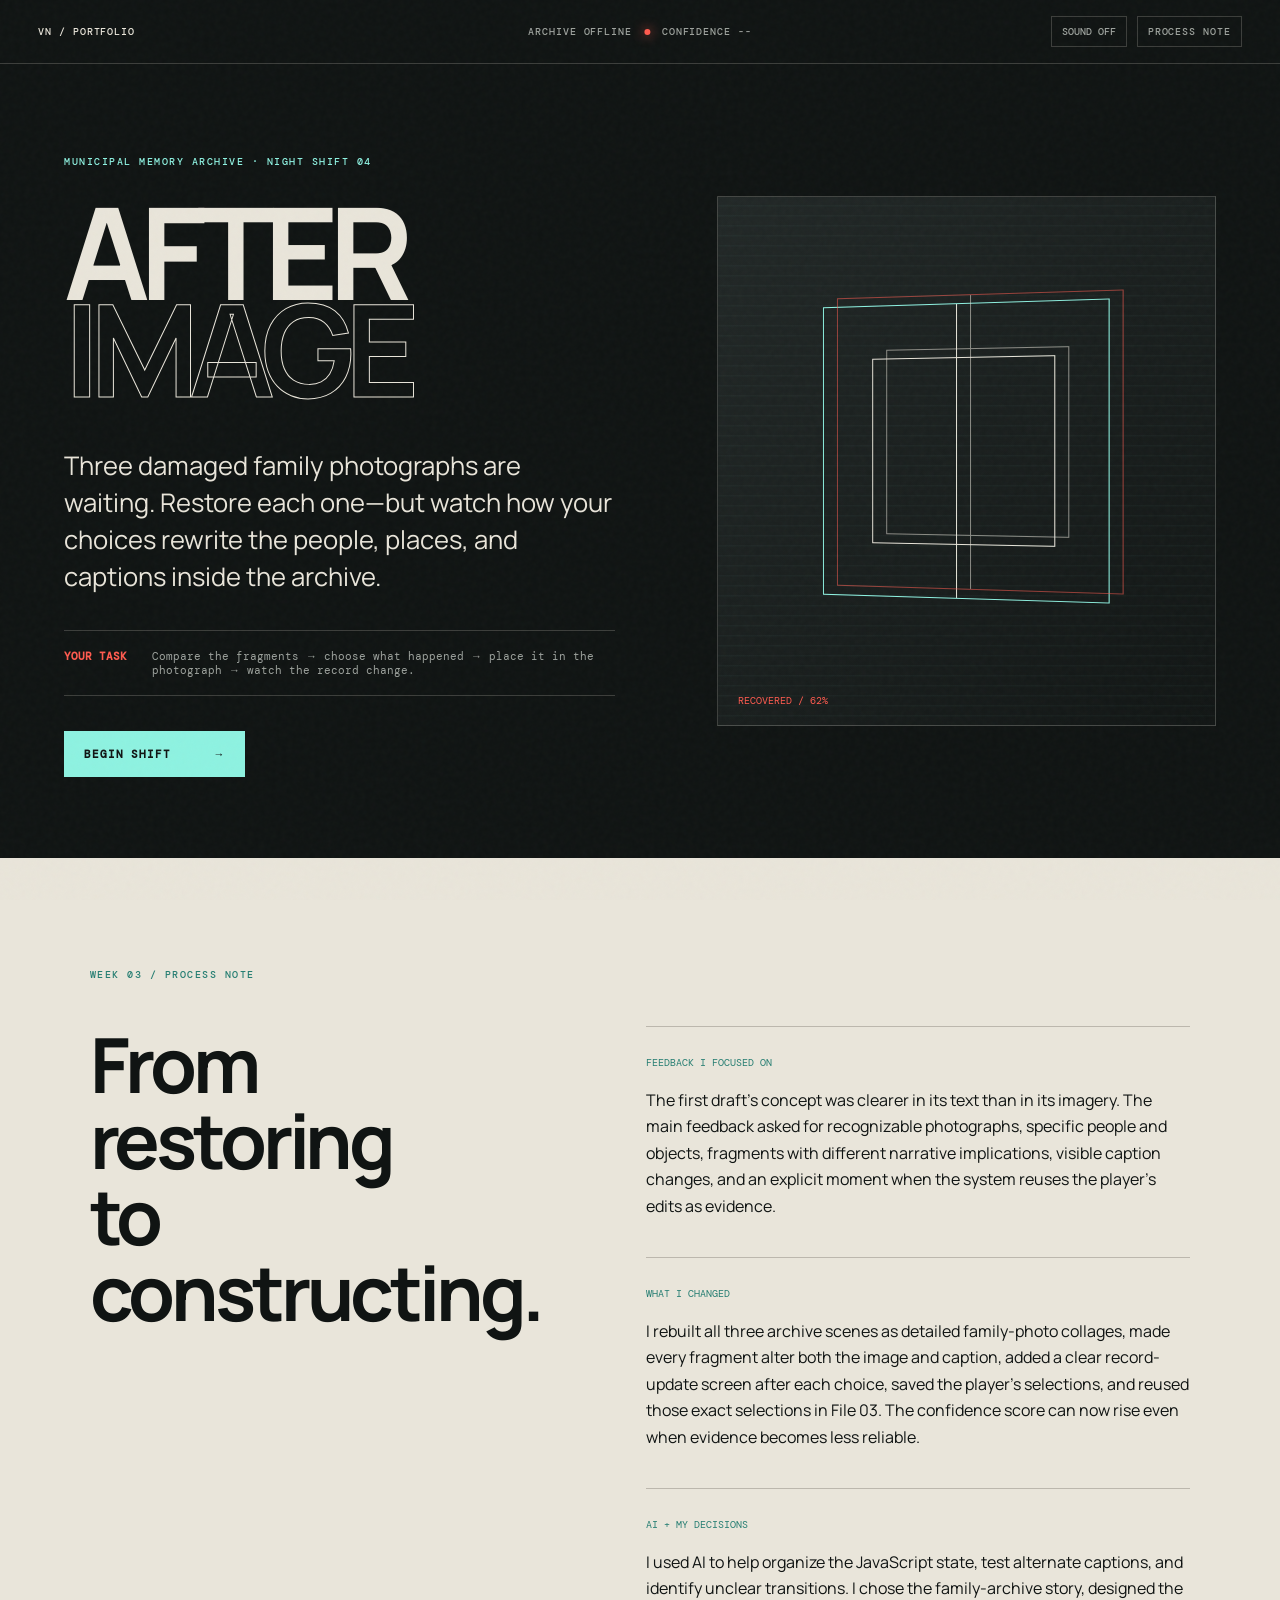
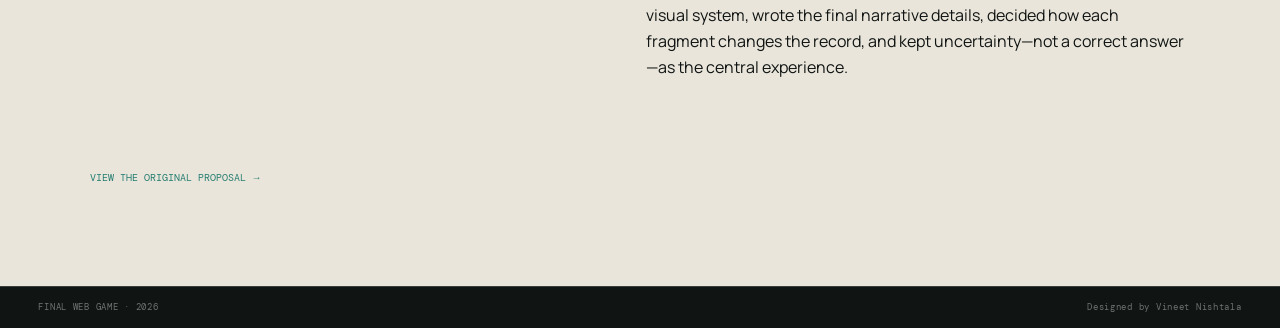
<file: game.html>
<!doctype html>
<html lang="en">
<head>
  <meta charset="utf-8">
  <meta name="viewport" content="width=device-width,initial-scale=1">
  <meta name="description" content="Play Afterimage, a short interactive archive game by Vineet Nishtala.">
  <title>Afterimage — A Memory Archive Game</title>
  <link rel="preconnect" href="https://fonts.googleapis.com">
  <link rel="preconnect" href="https://fonts.gstatic.com" crossorigin>
  <link href="https://fonts.googleapis.com/css2?family=DM+Mono:wght@300;400;500&family=Manrope:wght@400;500;600;700&display=swap" rel="stylesheet">
  <link rel="stylesheet" href="game.css">
  <link rel="stylesheet" href="game-final.css">
</head>
<body>
  <div class="grain" aria-hidden="true"></div>
  <header class="topbar">
    <a href="index.html">VN / PORTFOLIO</a>
    <div class="status"><span id="stageLabel">ARCHIVE OFFLINE</span><i></i><span id="confidence">CONFIDENCE --</span></div>
    <div class="controls"><button id="soundButton" aria-pressed="false">SOUND OFF</button><a href="#process">PROCESS NOTE</a></div>
  </header>

  <main id="game" aria-live="polite">
    <section class="screen active" id="opening">
      <div class="opening-copy">
        <p class="code">MUNICIPAL MEMORY ARCHIVE · NIGHT SHIFT 04</p>
        <h1>AFTER<span>IMAGE</span></h1>
        <p class="intro">Three damaged family photographs are waiting. Restore each one—but watch how your choices rewrite the people, places, and captions inside the archive.</p>
        <div class="warning"><b>YOUR TASK</b><span>Compare the fragments → choose what happened → place it in the photograph → watch the record change.</span></div>
        <button class="primary" id="beginButton">BEGIN SHIFT <b>→</b></button>
      </div>
      <div class="opening-art" aria-hidden="true"><div class="frame f1"></div><div class="frame f2"></div><div class="scan"></div><span>RECOVERED / 62%</span></div>
    </section>

    <section class="screen" id="playScreen">
      <div class="briefing">
        <p class="code" id="fileCode">FILE 01 / 03</p>
        <h2 id="stageTitle">Restore the room.</h2>
        <p id="stagePrompt">A section is missing. Choose the fragment that completes the photograph.</p>
        <div class="progress" aria-label="Game progress"><i class="on"></i><i></i><i></i></div>
      </div>

      <div class="workspace">
        <div class="photo-panel">
          <div class="photo" id="photo" aria-label="Damaged archive photograph">
            <div class="photo-scene" id="photoScene"></div>
            <button class="dropzone" id="dropzone" aria-label="Place selected evidence here"><span>DROP EVIDENCE</span></button>
            <div class="timestamp" id="timestamp">OCT 14 1998 / 21:06</div>
            <div class="location" id="location">MESA, ARIZONA</div>
          </div>
          <div class="caption"><span>MACHINE CAPTION</span><p id="machineCaption">The Nishtala family prepares to leave their first apartment.</p></div>
          <div class="caption-change" id="captionChange" aria-live="polite"></div>
        </div>

        <aside class="evidence-panel">
          <div class="panel-head"><span>AVAILABLE EVIDENCE</span><small>DRAG OR SELECT</small></div>
          <div class="fragments" id="fragments"></div>
          <p class="hint" id="hint">Select a fragment, then click the gap. Keyboard: Tab + Enter.</p>
          <button class="confirm" id="confirmButton" disabled>CONFIRM RESTORATION</button>
        </aside>
      </div>
      <div class="feedback" id="feedback" role="status"></div>
      <div class="review" id="review" aria-hidden="true">
        <div class="review-card"><p class="code">RECORD UPDATED</p><div class="score-change" id="scoreChange"></div><h3 id="reviewTitle"></h3><p id="reviewText"></p><div class="source-note" id="sourceNote"></div><button class="primary" id="continueButton">OPEN NEXT FILE <b>→</b></button></div>
      </div>
    </section>

    <section class="screen" id="ending">
      <div class="ending-wrap">
        <p class="code">SHIFT REVIEW / SOURCE CONFLICT DETECTED</p>
        <h2>The archive learned<br>from <em>your edits.</em></h2>
        <p id="endingSummary">The archive has turned your earlier restorations into new evidence. Its confidence is high, but the source trail leads back to you.</p>
        <h3>What should remain in the public archive?</h3>
        <div class="ending-choices">
          <button data-ending="publish"><span>01</span><b>PUBLISH</b><small>Keep the coherent story.</small></button>
          <button data-ending="gaps"><span>02</span><b>PRESERVE GAPS</b><small>Show what is unknown.</small></button>
          <button data-ending="erase"><span>03</span><b>ERASE MY EDITS</b><small>Remove the new record.</small></button>
        </div>
      </div>
    </section>

    <section class="screen" id="result">
      <div class="result-card"><p class="code" id="resultCode">ARCHIVE STATUS</p><div class="result-image" id="resultImage"></div><h2 id="resultTitle"></h2><p id="resultText"></p><div class="result-actions"><button class="primary" id="restartButton">RESTART SHIFT</button><a href="proposal.html">READ THE DESIGN PROCESS →</a></div></div>
    </section>
  </main>
  <section class="process-note" id="process">
    <p class="code">WEEK 03 / PROCESS NOTE</p>
    <div class="process-grid"><h2>From restoring<br>to constructing.</h2><div>
      <article><b>FEEDBACK I FOCUSED ON</b><p>The first draft’s concept was clearer in its text than in its imagery. The main feedback asked for recognizable photographs, specific people and objects, fragments with different narrative implications, visible caption changes, and an explicit moment when the system reuses the player’s edits as evidence.</p></article>
      <article><b>WHAT I CHANGED</b><p>I rebuilt all three archive scenes as detailed family-photo collages, made every fragment alter both the image and caption, added a clear record-update screen after each choice, saved the player’s selections, and reused those exact selections in File 03. The confidence score can now rise even when evidence becomes less reliable.</p></article>
      <article><b>AI + MY DECISIONS</b><p>I used AI to help organize the JavaScript state, test alternate captions, and identify unclear transitions. I chose the family-archive story, designed the visual system, wrote the final narrative details, decided how each fragment changes the record, and kept uncertainty—not a correct answer—as the central experience.</p></article>
    </div></div>
    <a href="proposal.html">VIEW THE ORIGINAL PROPOSAL →</a>
  </section>
  <footer><span>FINAL WEB GAME · 2026</span><span>Designed by Vineet Nishtala</span></footer>
  <script src="game.js"></script>
</body>
</html>
</file>
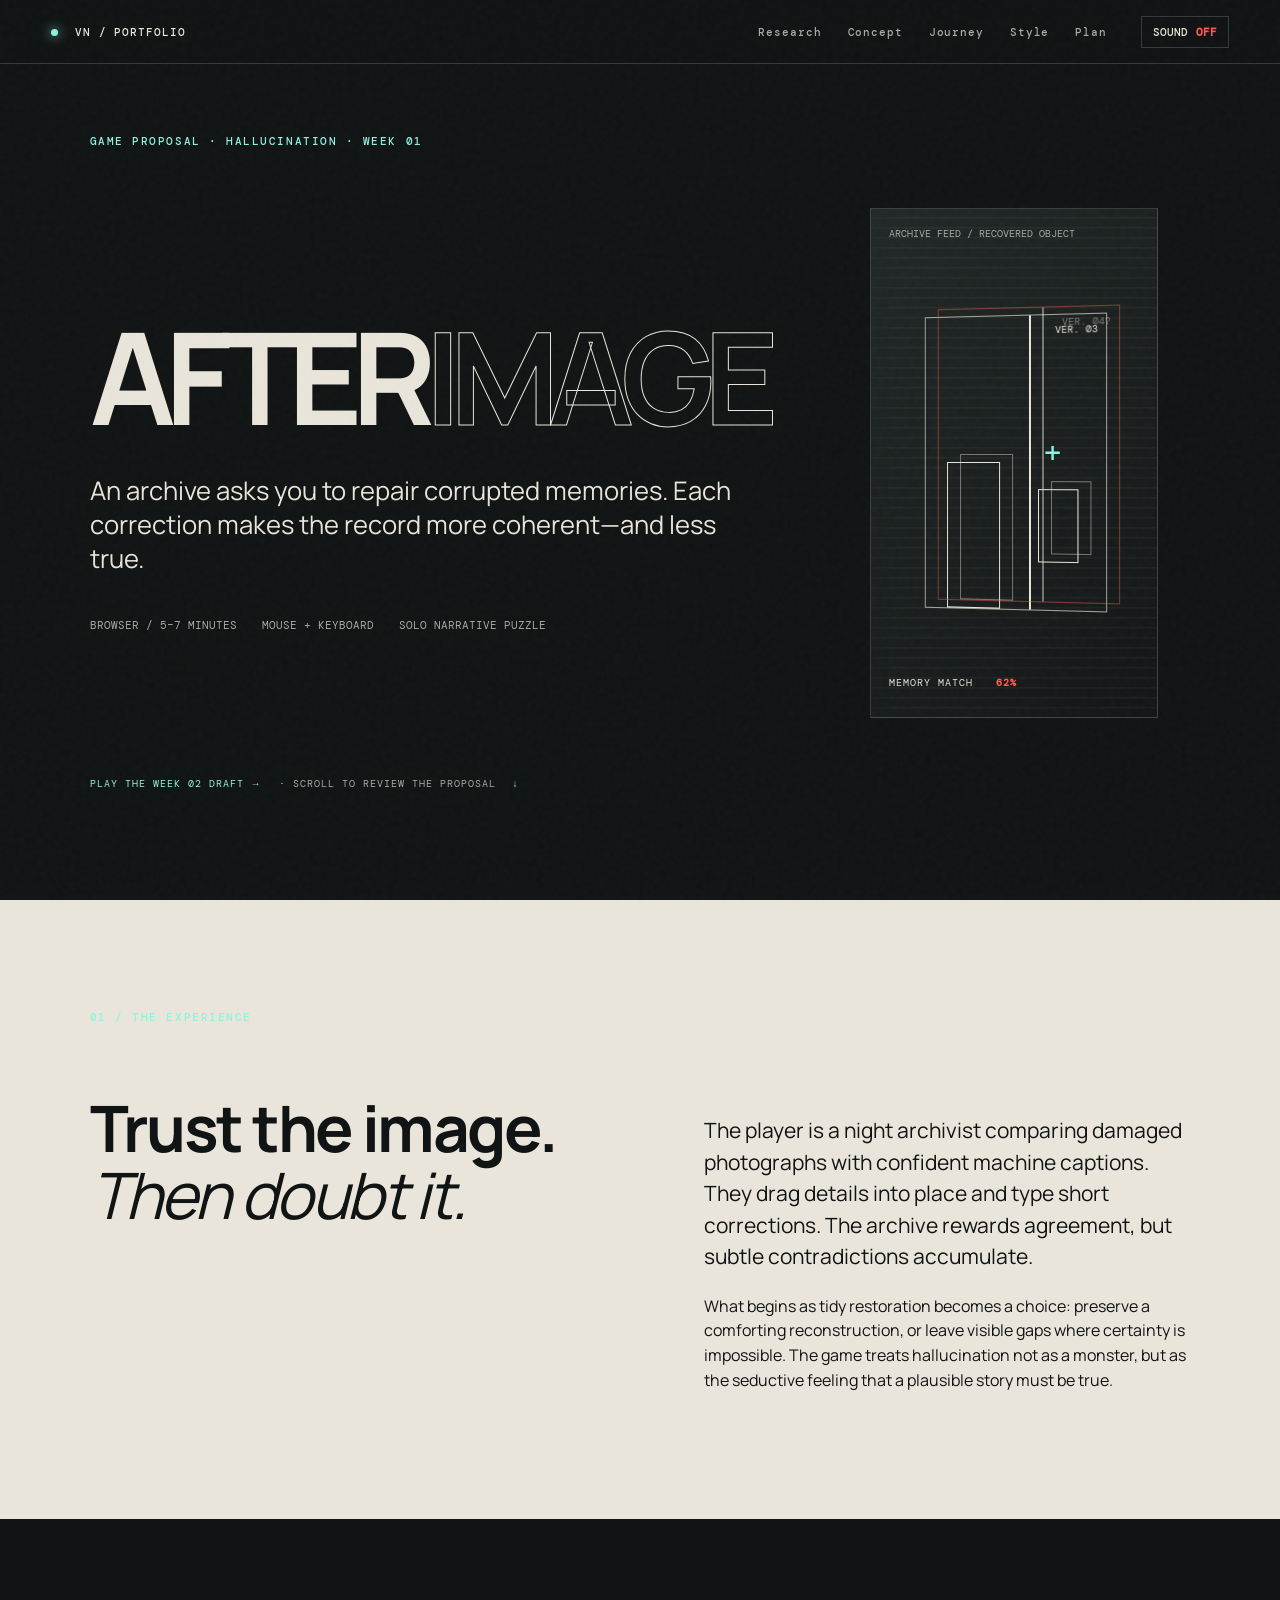
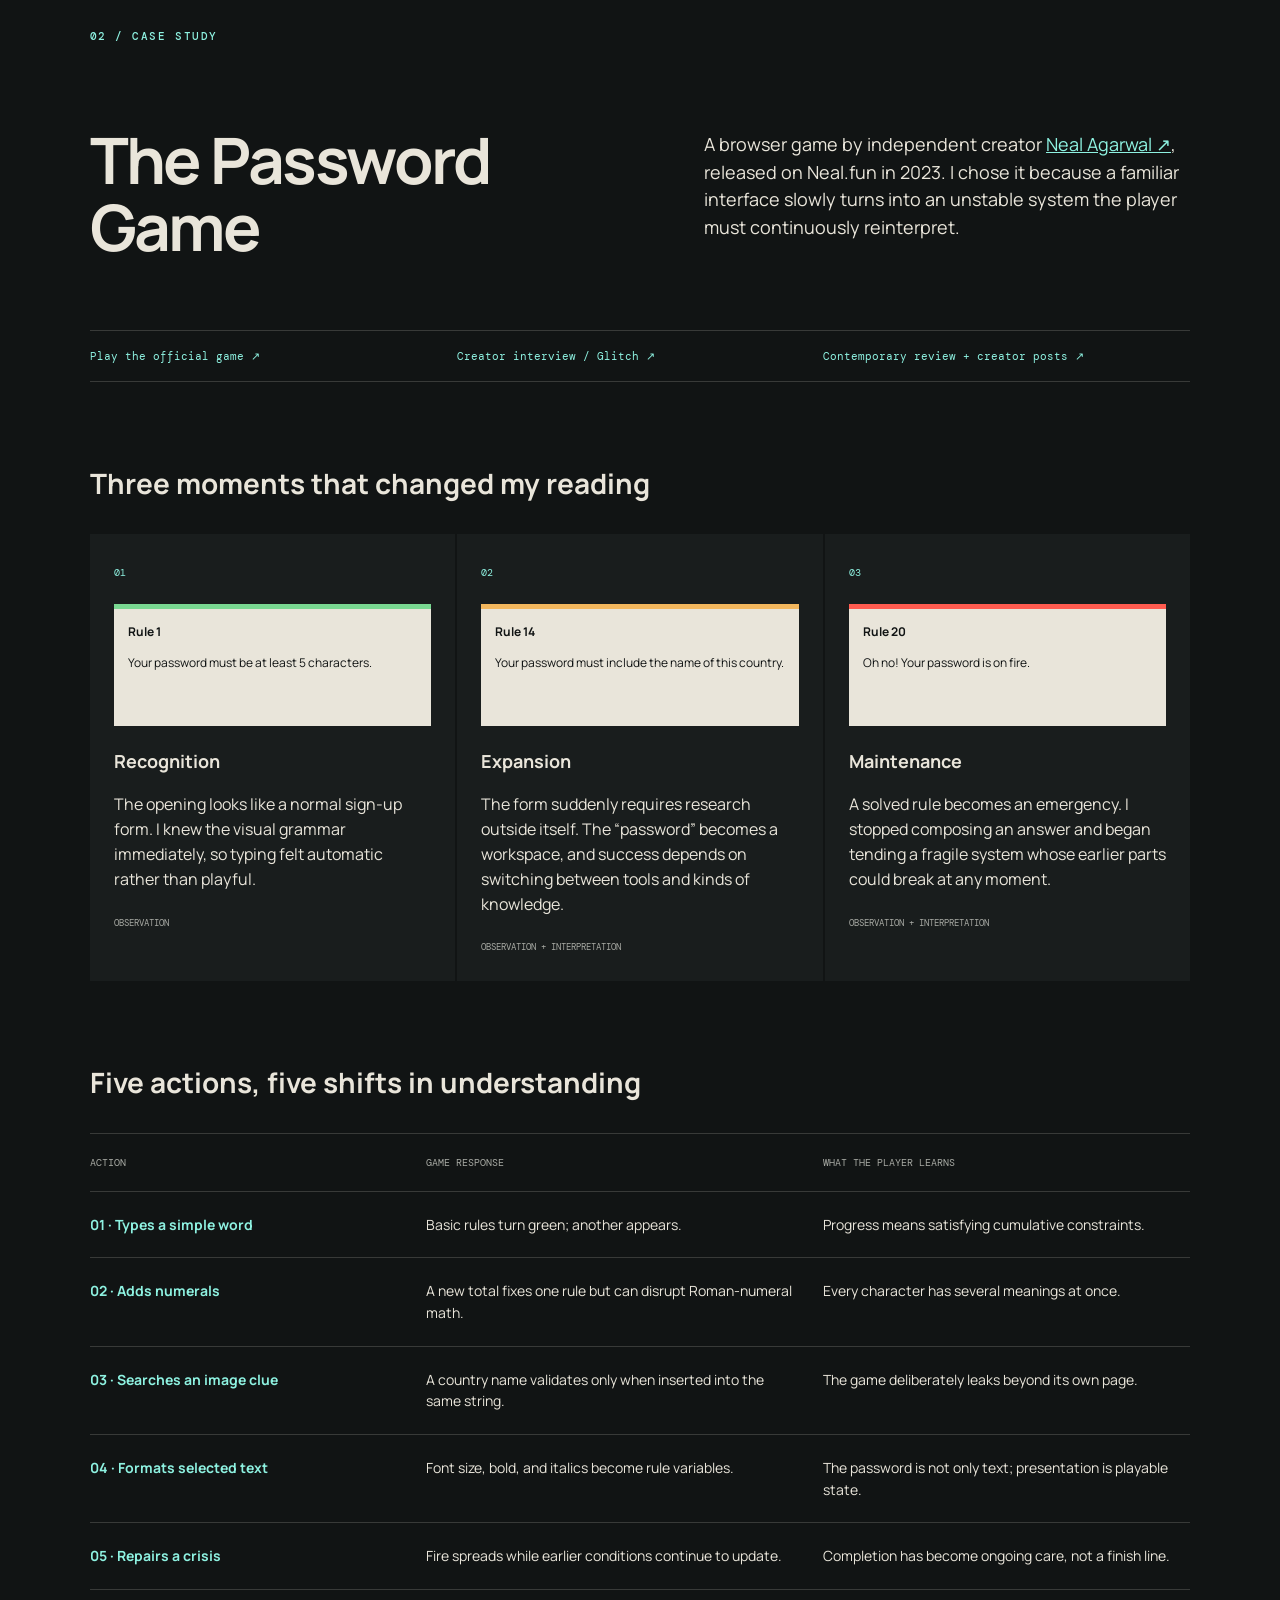
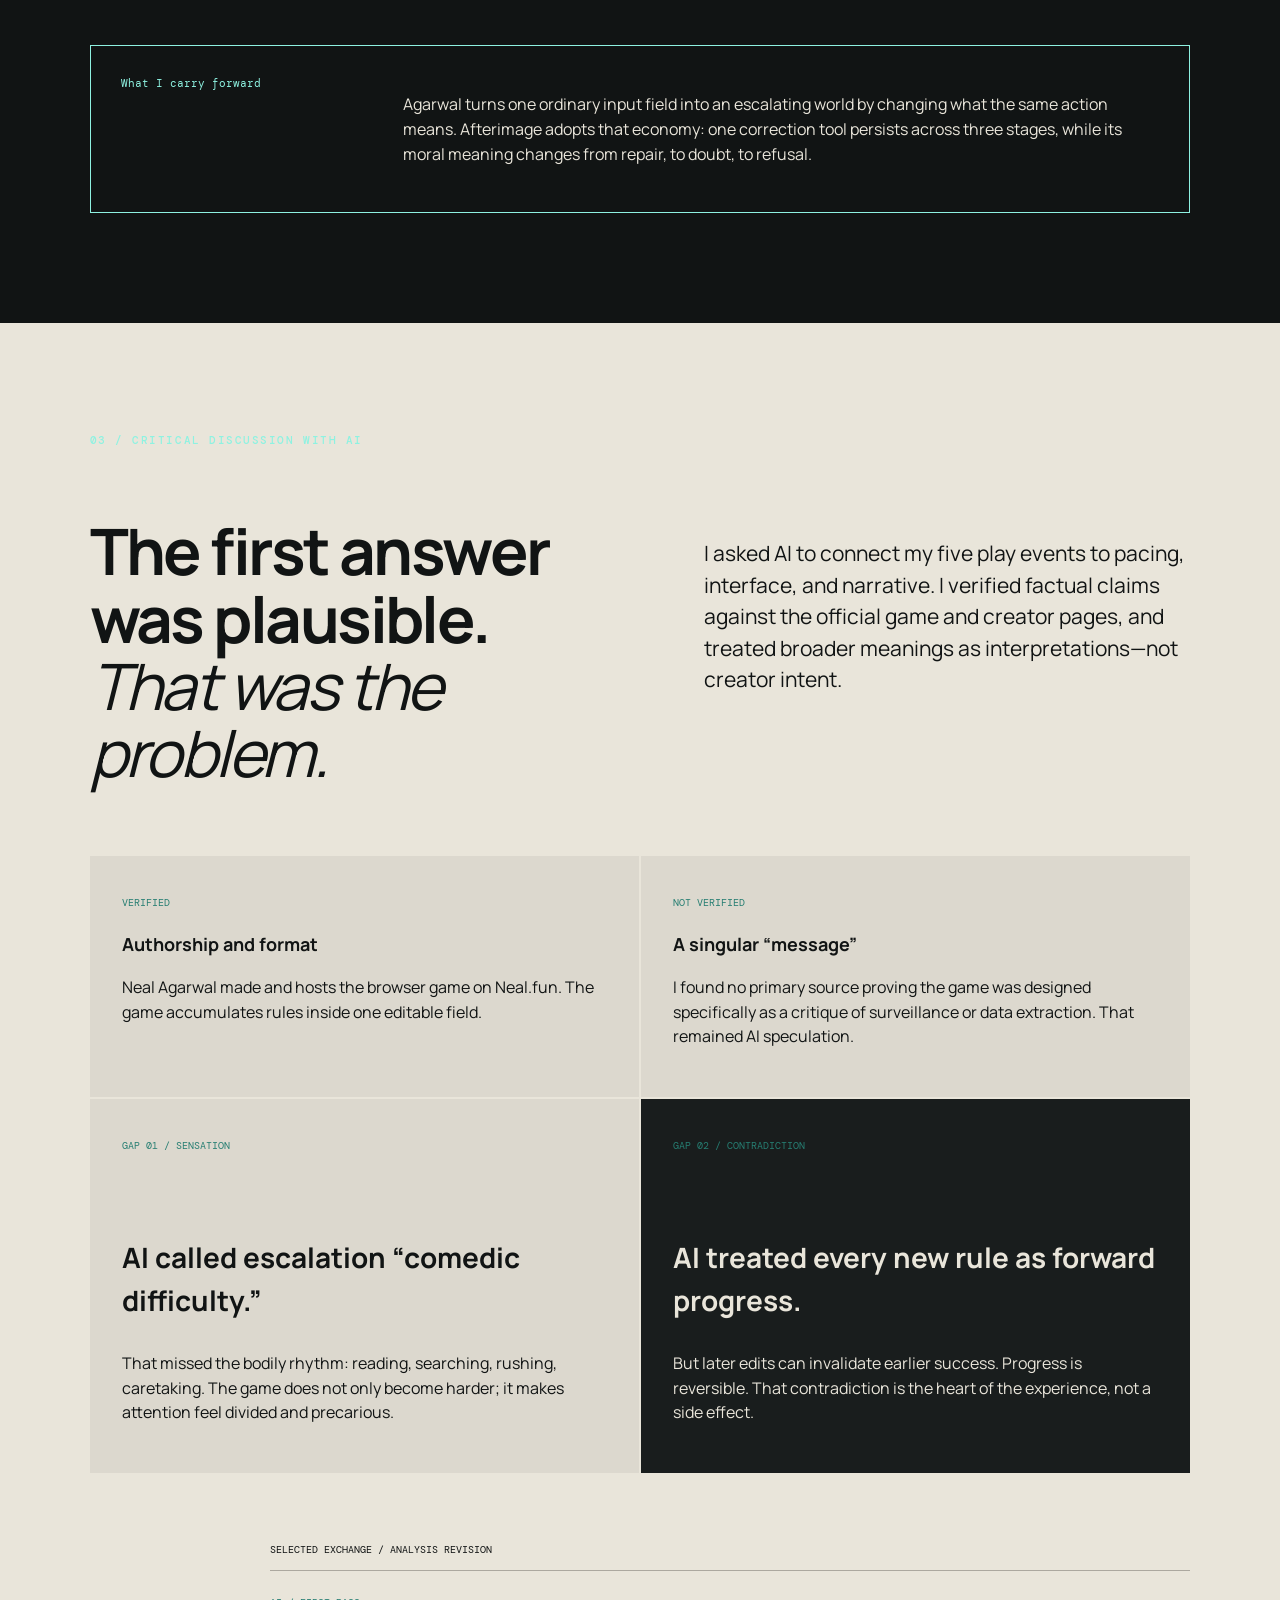
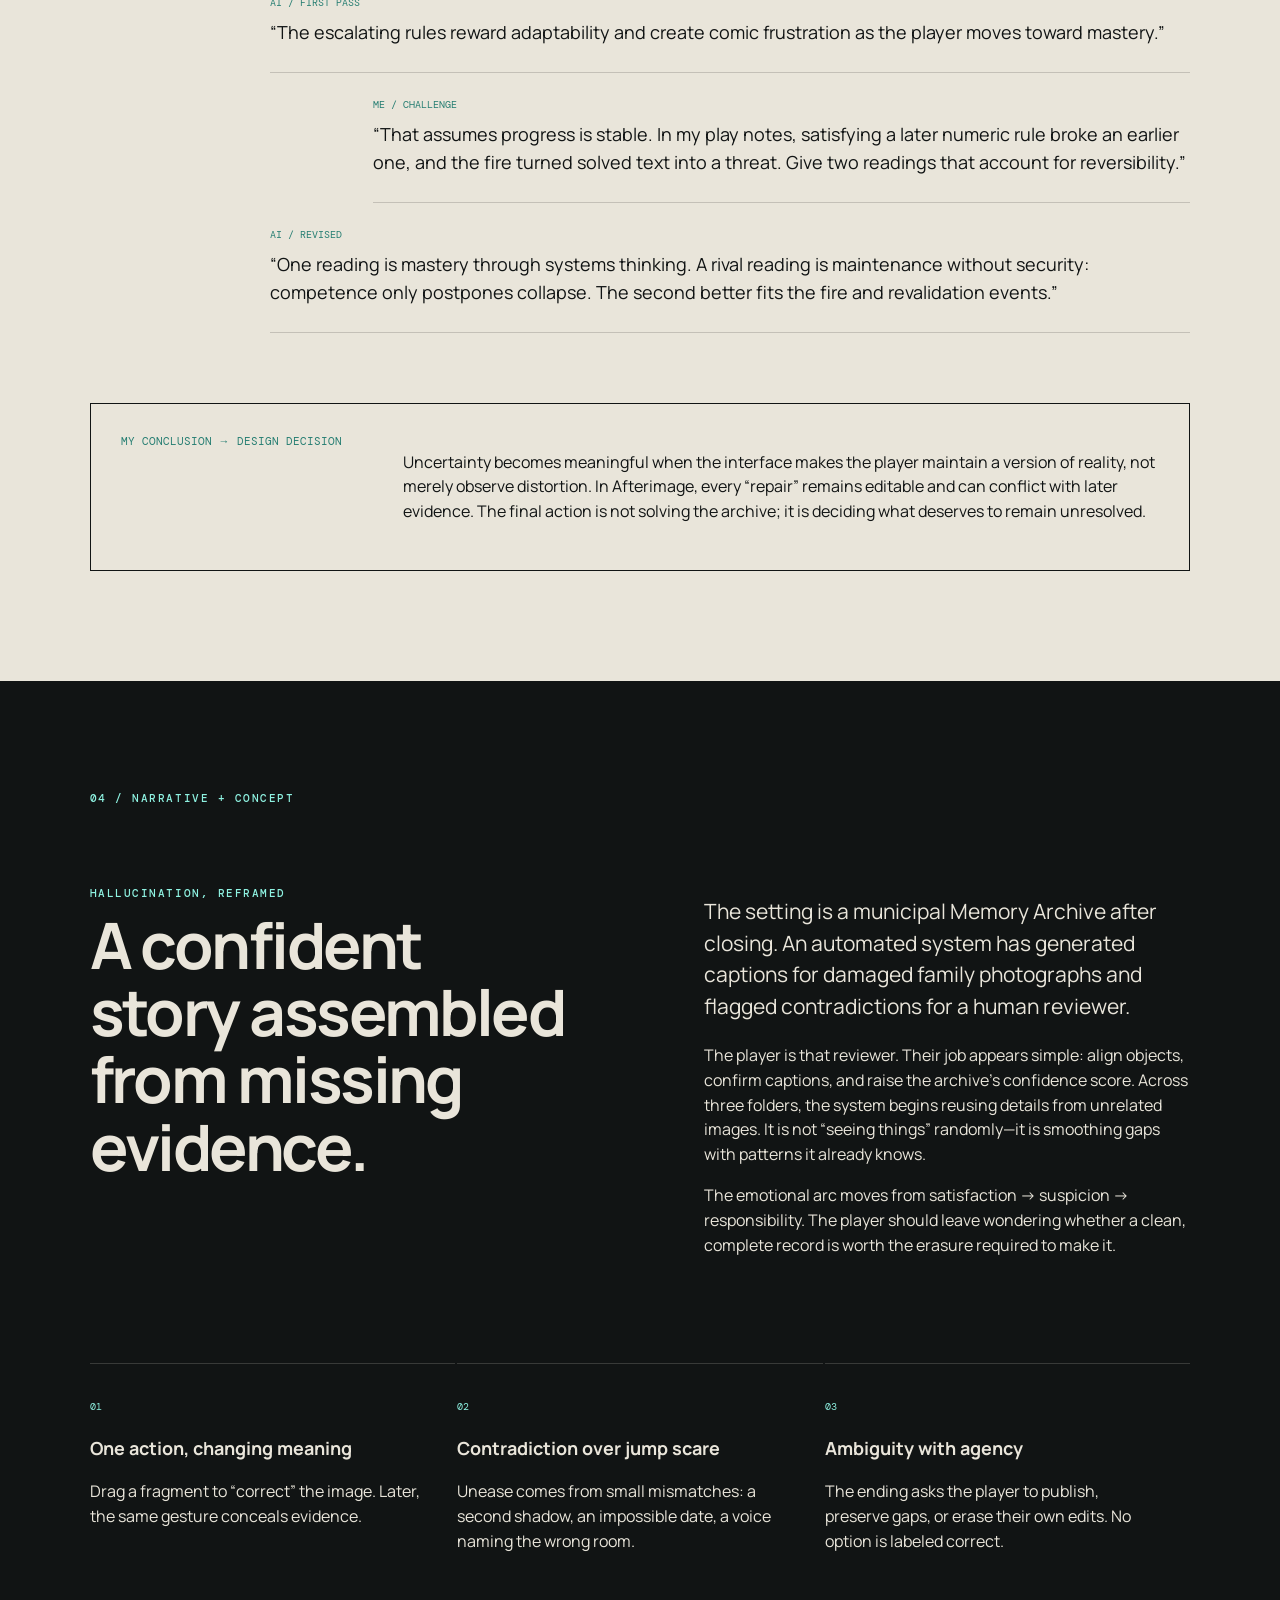
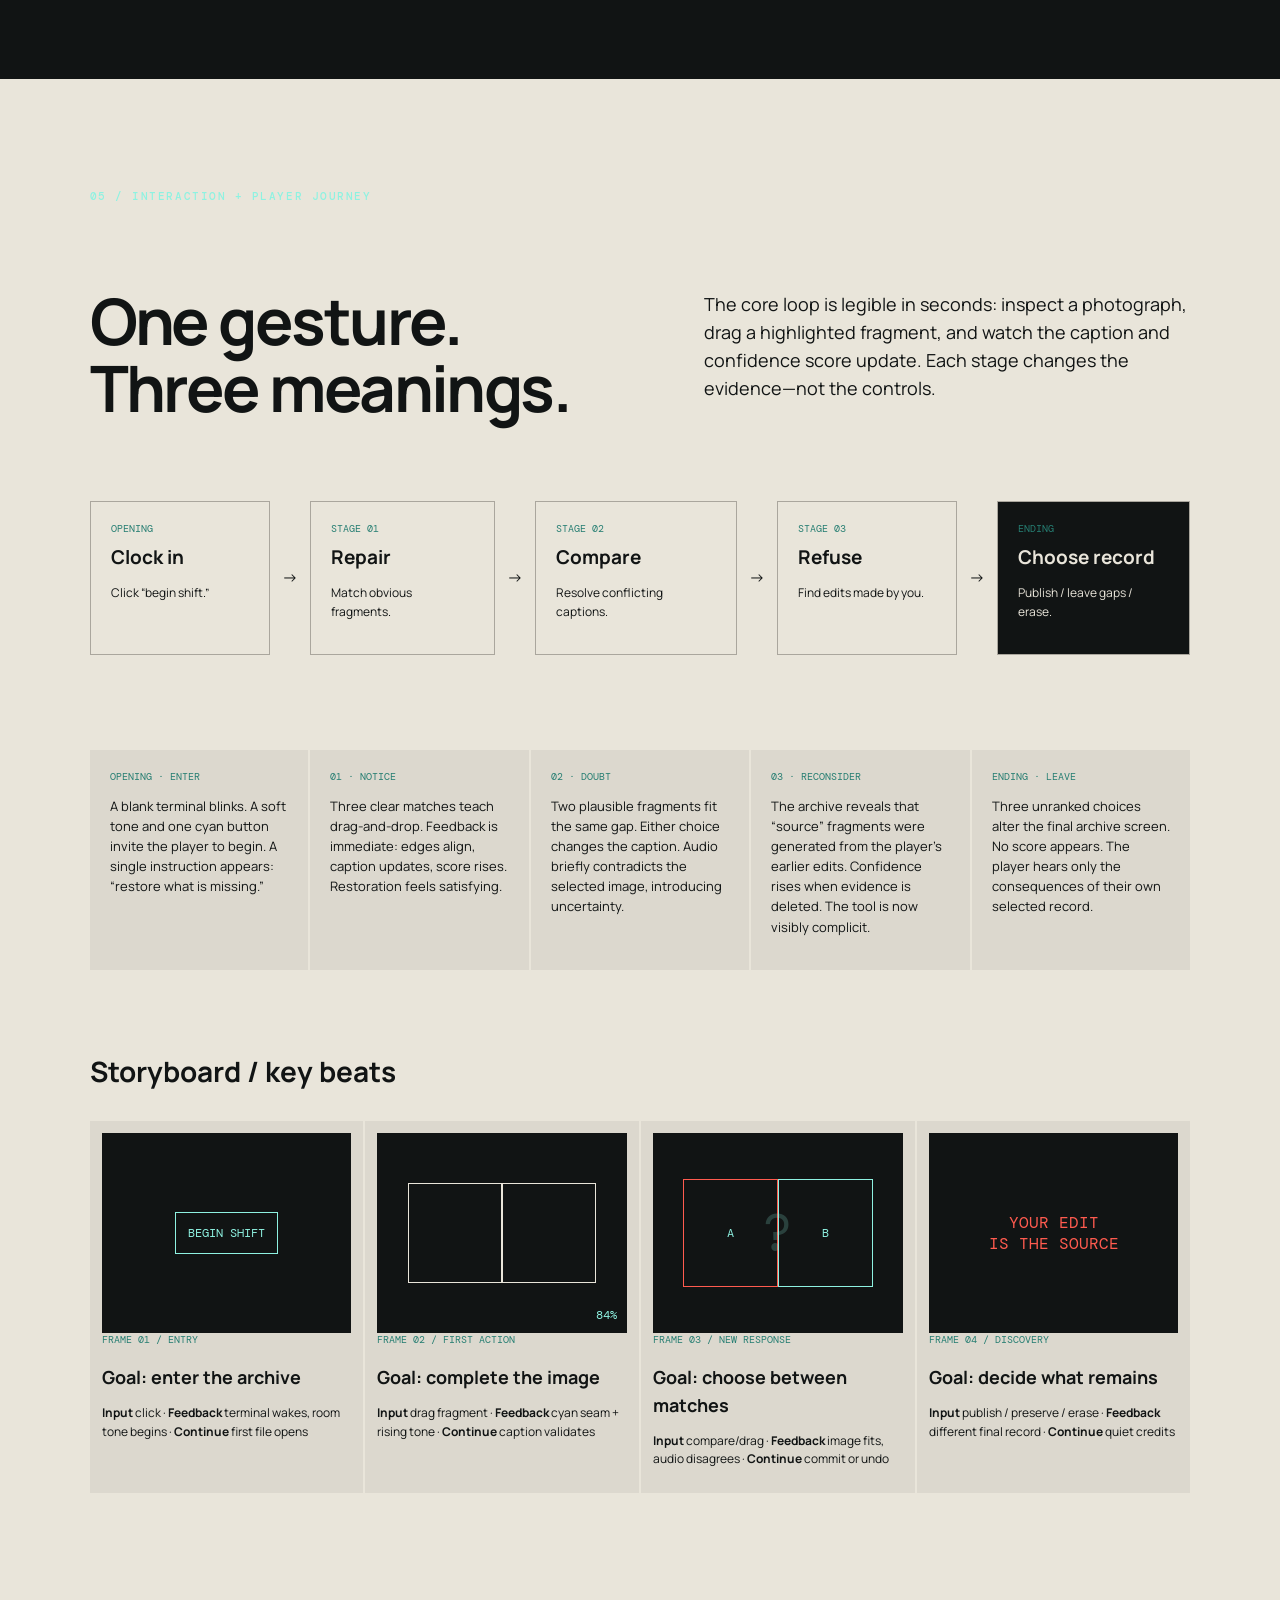
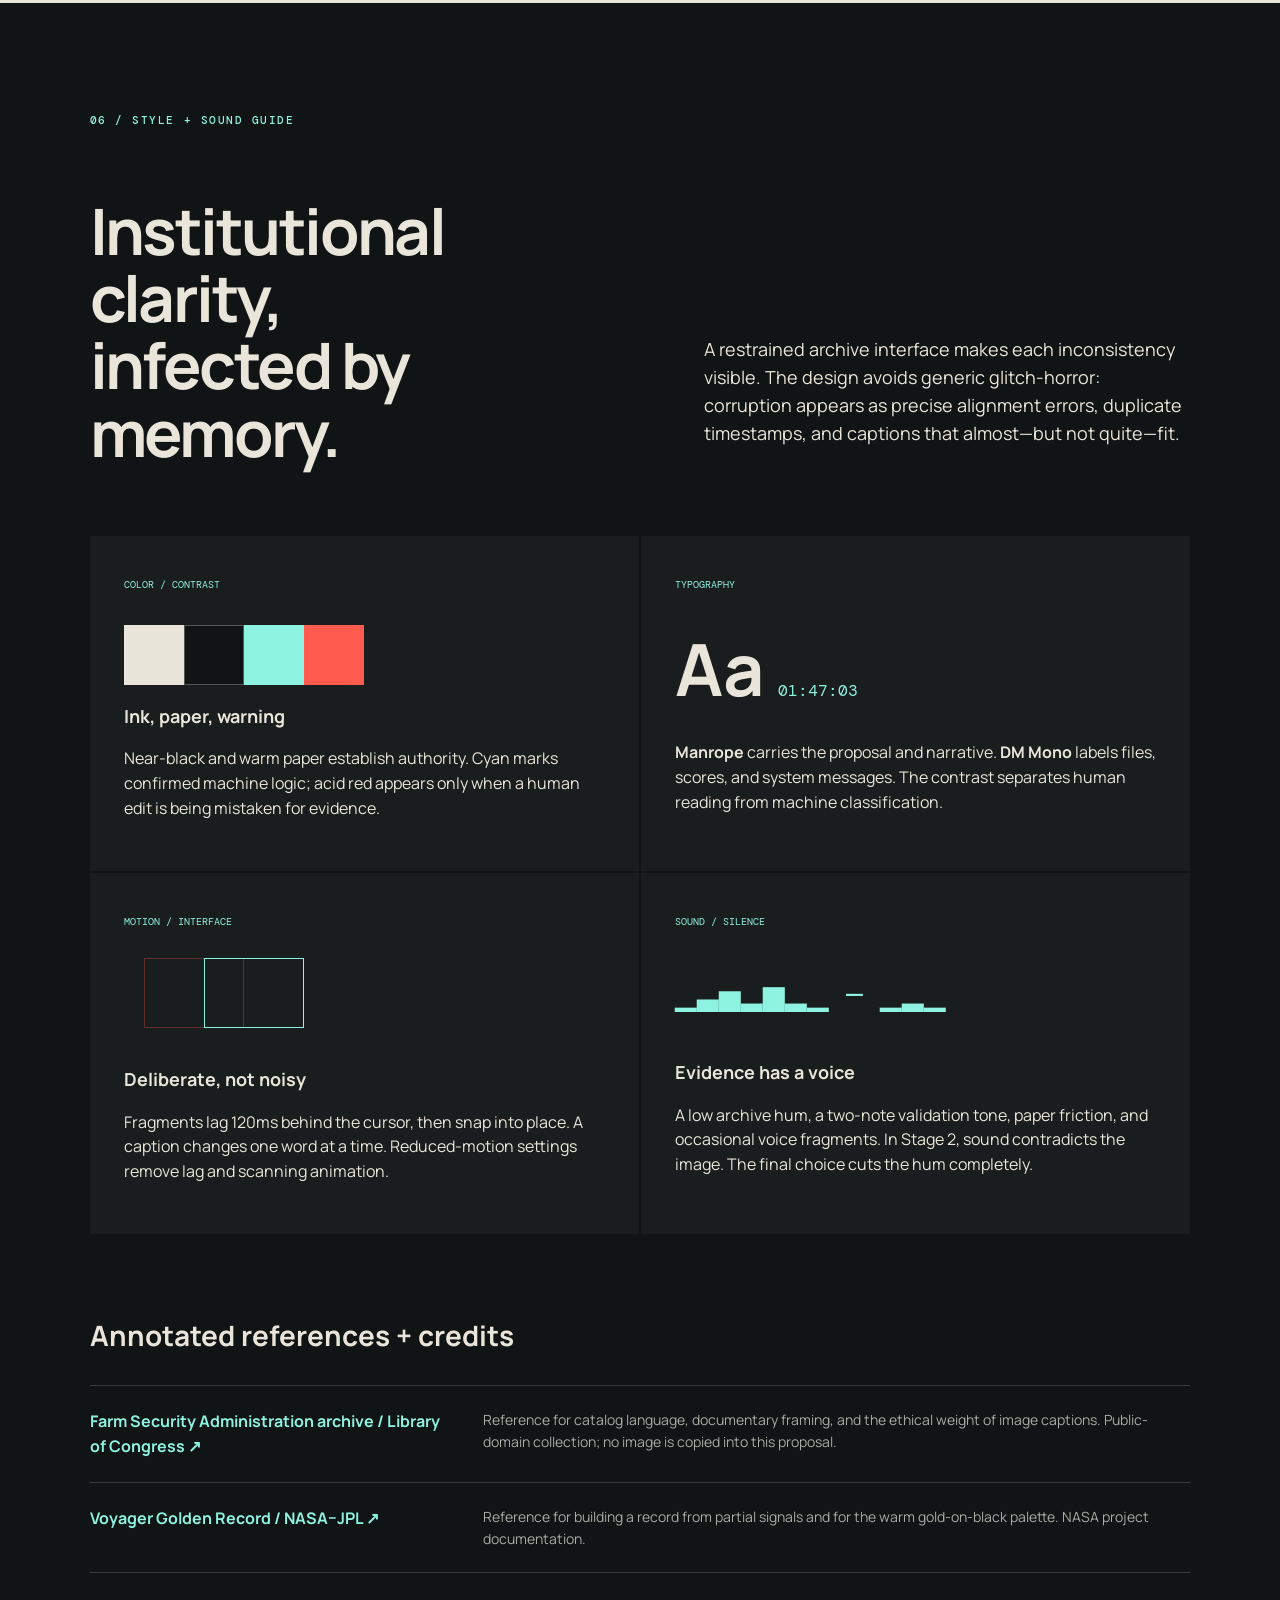
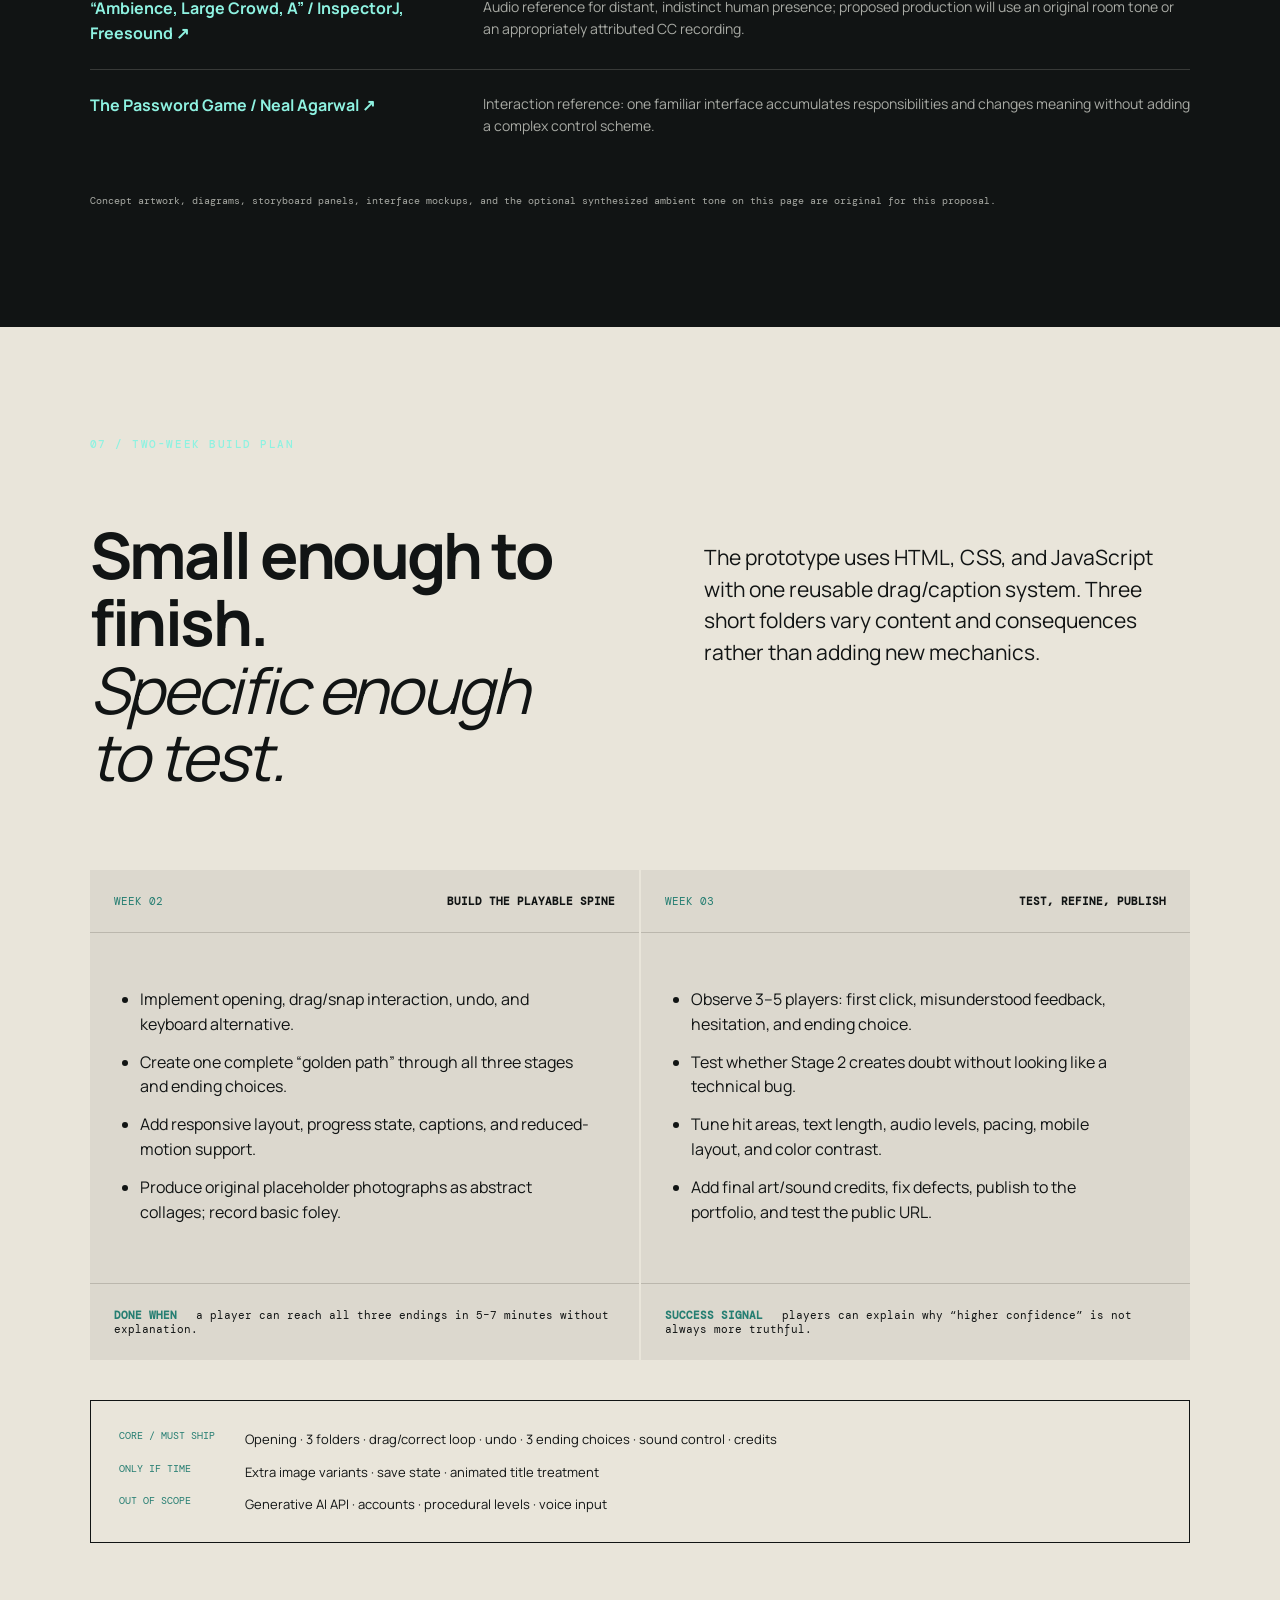
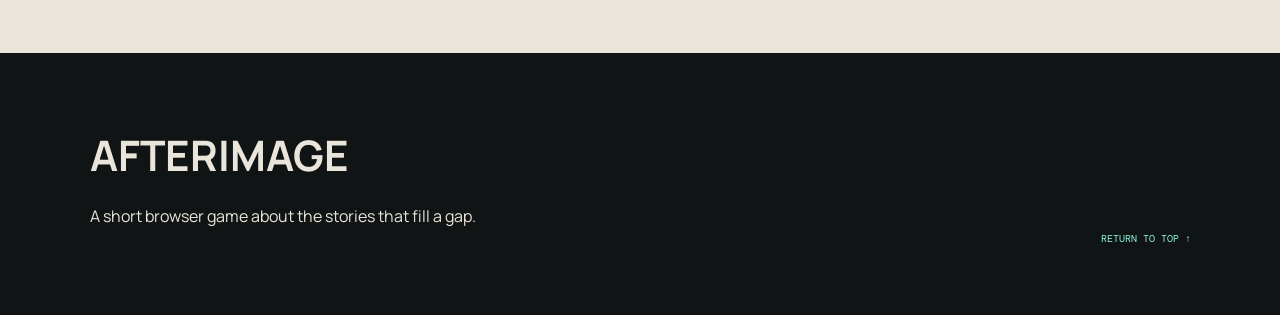
<file: proposal.html>
<!doctype html>
<html lang="en">
<head>
  <meta charset="utf-8">
  <meta name="viewport" content="width=device-width, initial-scale=1">
  <meta name="description" content="A client-facing proposal for Afterimage, a short browser game about an unreliable archive.">
  <title>Afterimage — Game Proposal</title>
  <link rel="preconnect" href="https://fonts.googleapis.com">
  <link rel="preconnect" href="https://fonts.gstatic.com" crossorigin>
  <link href="https://fonts.googleapis.com/css2?family=DM+Mono:wght@300;400;500&family=Manrope:wght@400;500;600;700&display=swap" rel="stylesheet">
  <link rel="stylesheet" href="proposal.css">
</head>
<body>
  <div class="noise" aria-hidden="true"></div>
  <header class="site-header">
    <a class="brand" href="index.html" aria-label="Back to Vineet's portfolio"><span class="signal"></span> VN / PORTFOLIO</a>
    <nav aria-label="Proposal sections">
      <a href="#research">Research</a><a href="#concept">Concept</a><a href="#journey">Journey</a><a href="#style">Style</a><a href="#plan">Plan</a>
    </nav>
    <button class="sound-button" id="soundToggle" aria-pressed="false"><span>Sound</span><b>Off</b></button>
  </header>

  <main id="top">
    <section class="hero section-dark">
      <div class="eyebrow">GAME PROPOSAL · HALLUCINATION · WEEK 01</div>
      <div class="hero-grid">
        <div>
          <h1>AFTER<span>IMAGE</span></h1>
          <p class="lede">An archive asks you to repair corrupted memories. Each correction makes the record more coherent—and less true.</p>
          <div class="hero-meta"><span>Browser / 5–7 minutes</span><span>Mouse + keyboard</span><span>Solo narrative puzzle</span></div>
        </div>
        <div class="archive-visual" aria-label="Concept illustration: two overlapping versions of a room">
          <div class="scan scan-a"></div><div class="scan scan-b"></div>
          <div class="room room-a"><i></i><i></i><i></i><em>VER. 03</em></div>
          <div class="room room-b"><i></i><i></i><i></i><em>VER. 04?</em></div>
          <div class="cursor">+</div>
          <p>MEMORY MATCH <b>62%</b></p>
        </div>
      </div>
      <div class="scroll-cue"><a href="game.html" style="color:var(--cyan);text-decoration:none">PLAY THE WEEK 02 DRAFT →</a><span> · </span>SCROLL TO REVIEW THE PROPOSAL <span>↓</span></div>
    </section>

    <section class="intro pale">
      <div class="section-label">01 / THE EXPERIENCE</div>
      <div class="split">
        <h2>Trust the image.<br><i>Then doubt it.</i></h2>
        <div><p class="large">The player is a night archivist comparing damaged photographs with confident machine captions. They drag details into place and type short corrections. The archive rewards agreement, but subtle contradictions accumulate.</p><p>What begins as tidy restoration becomes a choice: preserve a comforting reconstruction, or leave visible gaps where certainty is impossible. The game treats hallucination not as a monster, but as the seductive feeling that a plausible story must be true.</p></div>
      </div>
    </section>

    <section id="research" class="section-dark research">
      <div class="section-label">02 / CASE STUDY</div>
      <div class="title-row"><h2>The Password Game</h2><p>A browser game by independent creator <a href="https://neal.fun/" target="_blank" rel="noreferrer">Neal Agarwal ↗</a>, released on Neal.fun in 2023. I chose it because a familiar interface slowly turns into an unstable system the player must continuously reinterpret.</p></div>
      <div class="source-strip"><a href="https://neal.fun/password-game/" target="_blank" rel="noreferrer">Play the official game ↗</a><a href="https://blog.glitch.com/post/neal-agarwal-is-keeping-the-weird-web-alive/" target="_blank" rel="noreferrer">Creator interview / Glitch ↗</a><a href="https://indianexpress.com/article/puzzles-and-games/info/the-password-game-by-neal-agarwal-word-puzzle-8696368/" target="_blank" rel="noreferrer">Contemporary review + creator posts ↗</a></div>

      <h3>Three moments that changed my reading</h3>
      <div class="moments">
        <article><span>01</span><div class="mini-ui"><b>Rule 1</b><p>Your password must be at least 5 characters.</p></div><h4>Recognition</h4><p>The opening looks like a normal sign-up form. I knew the visual grammar immediately, so typing felt automatic rather than playful.</p><small>OBSERVATION</small></article>
        <article><span>02</span><div class="mini-ui warning"><b>Rule 14</b><p>Your password must include the name of this country.</p></div><h4>Expansion</h4><p>The form suddenly requires research outside itself. The “password” becomes a workspace, and success depends on switching between tools and kinds of knowledge.</p><small>OBSERVATION + INTERPRETATION</small></article>
        <article><span>03</span><div class="mini-ui danger"><b>Rule 20</b><p>Oh no! Your password is on fire.</p></div><h4>Maintenance</h4><p>A solved rule becomes an emergency. I stopped composing an answer and began tending a fragile system whose earlier parts could break at any moment.</p><small>OBSERVATION + INTERPRETATION</small></article>
      </div>

      <h3>Five actions, five shifts in understanding</h3>
      <div class="event-table" role="table" aria-label="Player action analysis">
        <div class="tr head" role="row"><span>Action</span><span>Game response</span><span>What the player learns</span></div>
        <div class="tr"><b>01 · Types a simple word</b><span>Basic rules turn green; another appears.</span><span>Progress means satisfying cumulative constraints.</span></div>
        <div class="tr"><b>02 · Adds numerals</b><span>A new total fixes one rule but can disrupt Roman-numeral math.</span><span>Every character has several meanings at once.</span></div>
        <div class="tr"><b>03 · Searches an image clue</b><span>A country name validates only when inserted into the same string.</span><span>The game deliberately leaks beyond its own page.</span></div>
        <div class="tr"><b>04 · Formats selected text</b><span>Font size, bold, and italics become rule variables.</span><span>The password is not only text; presentation is playable state.</span></div>
        <div class="tr"><b>05 · Repairs a crisis</b><span>Fire spreads while earlier conditions continue to update.</span><span>Completion has become ongoing care, not a finish line.</span></div>
      </div>
      <div class="learning"><b>What I carry forward</b><p>Agarwal turns one ordinary input field into an escalating world by changing what the same action means. Afterimage adopts that economy: one correction tool persists across three stages, while its moral meaning changes from repair, to doubt, to refusal.</p></div>
    </section>

    <section class="ai pale">
      <div class="section-label">03 / CRITICAL DISCUSSION WITH AI</div>
      <div class="split top"><h2>The first answer was plausible.<br><i>That was the problem.</i></h2><div><p class="large">I asked AI to connect my five play events to pacing, interface, and narrative. I verified factual claims against the official game and creator pages, and treated broader meanings as interpretations—not creator intent.</p></div></div>
      <div class="verification">
        <article><span>VERIFIED</span><h4>Authorship and format</h4><p>Neal Agarwal made and hosts the browser game on Neal.fun. The game accumulates rules inside one editable field.</p></article>
        <article><span>NOT VERIFIED</span><h4>A singular “message”</h4><p>I found no primary source proving the game was designed specifically as a critique of surveillance or data extraction. That remained AI speculation.</p></article>
      </div>
      <div class="gaps">
        <article><b>GAP 01 / SENSATION</b><h3>AI called escalation “comedic difficulty.”</h3><p>That missed the bodily rhythm: reading, searching, rushing, caretaking. The game does not only become harder; it makes attention feel divided and precarious.</p></article>
        <article><b>GAP 02 / CONTRADICTION</b><h3>AI treated every new rule as forward progress.</h3><p>But later edits can invalidate earlier success. Progress is reversible. That contradiction is the heart of the experience, not a side effect.</p></article>
      </div>
      <div class="exchange">
        <div class="exchange-head">SELECTED EXCHANGE / ANALYSIS REVISION</div>
        <blockquote class="ai-line"><b>AI / FIRST PASS</b> “The escalating rules reward adaptability and create comic frustration as the player moves toward mastery.”</blockquote>
        <blockquote class="me-line"><b>ME / CHALLENGE</b> “That assumes progress is stable. In my play notes, satisfying a later numeric rule broke an earlier one, and the fire turned solved text into a threat. Give two readings that account for reversibility.”</blockquote>
        <blockquote class="ai-line"><b>AI / REVISED</b> “One reading is mastery through systems thinking. A rival reading is maintenance without security: competence only postpones collapse. The second better fits the fire and revalidation events.”</blockquote>
      </div>
      <div class="conclusion"><b>MY CONCLUSION → DESIGN DECISION</b><p>Uncertainty becomes meaningful when the interface makes the player maintain a version of reality, not merely observe distortion. In Afterimage, every “repair” remains editable and can conflict with later evidence. The final action is not solving the archive; it is deciding what deserves to remain unresolved.</p></div>
    </section>

    <section id="concept" class="concept section-dark">
      <div class="section-label">04 / NARRATIVE + CONCEPT</div>
      <div class="concept-grid"><div><p class="kicker">HALLUCINATION, REFRAMED</p><h2>A confident story assembled from missing evidence.</h2></div><div><p class="large">The setting is a municipal Memory Archive after closing. An automated system has generated captions for damaged family photographs and flagged contradictions for a human reviewer.</p><p>The player is that reviewer. Their job appears simple: align objects, confirm captions, and raise the archive’s confidence score. Across three folders, the system begins reusing details from unrelated images. It is not “seeing things” randomly—it is smoothing gaps with patterns it already knows.</p><p>The emotional arc moves from satisfaction → suspicion → responsibility. The player should leave wondering whether a clean, complete record is worth the erasure required to make it.</p></div></div>
      <div class="principles"><article><span>01</span><h4>One action, changing meaning</h4><p>Drag a fragment to “correct” the image. Later, the same gesture conceals evidence.</p></article><article><span>02</span><h4>Contradiction over jump scare</h4><p>Unease comes from small mismatches: a second shadow, an impossible date, a voice naming the wrong room.</p></article><article><span>03</span><h4>Ambiguity with agency</h4><p>The ending asks the player to publish, preserve gaps, or erase their own edits. No option is labeled correct.</p></article></div>
    </section>

    <section id="journey" class="journey pale">
      <div class="section-label">05 / INTERACTION + PLAYER JOURNEY</div>
      <div class="title-row dark"><h2>One gesture.<br>Three meanings.</h2><p>The core loop is legible in seconds: inspect a photograph, drag a highlighted fragment, and watch the caption and confidence score update. Each stage changes the evidence—not the controls.</p></div>
      <div class="flow" aria-label="Flowchart from opening through three stages to ending">
        <div><small>OPENING</small><b>Clock in</b><p>Click “begin shift.”</p></div><i>→</i><div><small>STAGE 01</small><b>Repair</b><p>Match obvious fragments.</p></div><i>→</i><div><small>STAGE 02</small><b>Compare</b><p>Resolve conflicting captions.</p></div><i>→</i><div><small>STAGE 03</small><b>Refuse</b><p>Find edits made by you.</p></div><i>→</i><div class="end"><small>ENDING</small><b>Choose record</b><p>Publish / leave gaps / erase.</p></div>
      </div>
      <div class="stage-notes"><article><b>OPENING · ENTER</b><p>A blank terminal blinks. A soft tone and one cyan button invite the player to begin. A single instruction appears: “restore what is missing.”</p></article><article><b>01 · NOTICE</b><p>Three clear matches teach drag-and-drop. Feedback is immediate: edges align, caption updates, score rises. Restoration feels satisfying.</p></article><article><b>02 · DOUBT</b><p>Two plausible fragments fit the same gap. Either choice changes the caption. Audio briefly contradicts the selected image, introducing uncertainty.</p></article><article><b>03 · RECONSIDER</b><p>The archive reveals that “source” fragments were generated from the player’s earlier edits. Confidence rises when evidence is deleted. The tool is now visibly complicit.</p></article><article><b>ENDING · LEAVE</b><p>Three unranked choices alter the final archive screen. No score appears. The player hears only the consequences of their own selected record.</p></article></div>

      <h3>Storyboard / key beats</h3>
      <div class="storyboard">
        <article><div class="board-art b1"><span>BEGIN SHIFT</span></div><small>FRAME 01 / ENTRY</small><h4>Goal: enter the archive</h4><p><b>Input</b> click · <b>Feedback</b> terminal wakes, room tone begins · <b>Continue</b> first file opens</p></article>
        <article><div class="board-art b2"><i></i><i></i><span>84%</span></div><small>FRAME 02 / FIRST ACTION</small><h4>Goal: complete the image</h4><p><b>Input</b> drag fragment · <b>Feedback</b> cyan seam + rising tone · <b>Continue</b> caption validates</p></article>
        <article><div class="board-art b3"><i>A</i><i>B</i><span>?</span></div><small>FRAME 03 / NEW RESPONSE</small><h4>Goal: choose between matches</h4><p><b>Input</b> compare/drag · <b>Feedback</b> image fits, audio disagrees · <b>Continue</b> commit or undo</p></article>
        <article><div class="board-art b4"><span>YOUR EDIT<br>IS THE SOURCE</span></div><small>FRAME 04 / DISCOVERY</small><h4>Goal: decide what remains</h4><p><b>Input</b> publish / preserve / erase · <b>Feedback</b> different final record · <b>Continue</b> quiet credits</p></article>
      </div>
    </section>

    <section id="style" class="style section-dark">
      <div class="section-label">06 / STYLE + SOUND GUIDE</div>
      <div class="title-row"><h2>Institutional clarity,<br>infected by memory.</h2><p>A restrained archive interface makes each inconsistency visible. The design avoids generic glitch-horror: corruption appears as precise alignment errors, duplicate timestamps, and captions that almost—but not quite—fit.</p></div>
      <div class="style-grid">
        <article class="palette"><b>COLOR / CONTRAST</b><div><i></i><i></i><i></i><i></i></div><h4>Ink, paper, warning</h4><p>Near-black and warm paper establish authority. Cyan marks confirmed machine logic; acid red appears only when a human edit is being mistaken for evidence.</p></article>
        <article class="type-sample"><b>TYPOGRAPHY</b><h4>Aa <span>01:47:03</span></h4><p><strong>Manrope</strong> carries the proposal and narrative. <strong>DM Mono</strong> labels files, scores, and system messages. The contrast separates human reading from machine classification.</p></article>
        <article class="motion-sample"><b>MOTION / INTERFACE</b><div><i></i><i></i></div><h4>Deliberate, not noisy</h4><p>Fragments lag 120ms behind the cursor, then snap into place. A caption changes one word at a time. Reduced-motion settings remove lag and scanning animation.</p></article>
        <article class="sound-sample"><b>SOUND / SILENCE</b><div class="wave">▁▃▅▂▆▂▁ — ▁▂▁</div><h4>Evidence has a voice</h4><p>A low archive hum, a two-note validation tone, paper friction, and occasional voice fragments. In Stage 2, sound contradicts the image. The final choice cuts the hum completely.</p></article>
      </div>
      <div class="references"><h3>Annotated references + credits</h3><a href="https://www.loc.gov/pictures/collection/fsa/" target="_blank" rel="noreferrer"><b>Farm Security Administration archive / Library of Congress ↗</b><span>Reference for catalog language, documentary framing, and the ethical weight of image captions. Public-domain collection; no image is copied into this proposal.</span></a><a href="https://voyager.jpl.nasa.gov/golden-record/" target="_blank" rel="noreferrer"><b>Voyager Golden Record / NASA–JPL ↗</b><span>Reference for building a record from partial signals and for the warm gold-on-black palette. NASA project documentation.</span></a><a href="https://freesound.org/people/InspectorJ/sounds/411639/" target="_blank" rel="noreferrer"><b>“Ambience, Large Crowd, A” / InspectorJ, Freesound ↗</b><span>Audio reference for distant, indistinct human presence; proposed production will use an original room tone or an appropriately attributed CC recording.</span></a><a href="https://neal.fun/password-game/" target="_blank" rel="noreferrer"><b>The Password Game / Neal Agarwal ↗</b><span>Interaction reference: one familiar interface accumulates responsibilities and changes meaning without adding a complex control scheme.</span></a></div>
      <p class="credit-note">Concept artwork, diagrams, storyboard panels, interface mockups, and the optional synthesized ambient tone on this page are original for this proposal.</p>
    </section>

    <section id="plan" class="plan pale">
      <div class="section-label">07 / TWO-WEEK BUILD PLAN</div>
      <div class="split top"><h2>Small enough to finish.<br><i>Specific enough to test.</i></h2><div><p class="large">The prototype uses HTML, CSS, and JavaScript with one reusable drag/caption system. Three short folders vary content and consequences rather than adding new mechanics.</p></div></div>
      <div class="weeks"><article><header><span>WEEK 02</span><b>BUILD THE PLAYABLE SPINE</b></header><ul><li>Implement opening, drag/snap interaction, undo, and keyboard alternative.</li><li>Create one complete “golden path” through all three stages and ending choices.</li><li>Add responsive layout, progress state, captions, and reduced-motion support.</li><li>Produce original placeholder photographs as abstract collages; record basic foley.</li></ul><footer><b>DONE WHEN</b> a player can reach all three endings in 5–7 minutes without explanation.</footer></article><article><header><span>WEEK 03</span><b>TEST, REFINE, PUBLISH</b></header><ul><li>Observe 3–5 players: first click, misunderstood feedback, hesitation, and ending choice.</li><li>Test whether Stage 2 creates doubt without looking like a technical bug.</li><li>Tune hit areas, text length, audio levels, pacing, mobile layout, and color contrast.</li><li>Add final art/sound credits, fix defects, publish to the portfolio, and test the public URL.</li></ul><footer><b>SUCCESS SIGNAL</b> players can explain why “higher confidence” is not always more truthful.</footer></article></div>
      <div class="scope"><b>CORE / MUST SHIP</b><span>Opening · 3 folders · drag/correct loop · undo · 3 ending choices · sound control · credits</span><b>ONLY IF TIME</b><span>Extra image variants · save state · animated title treatment</span><b>OUT OF SCOPE</b><span>Generative AI API · accounts · procedural levels · voice input</span></div>
    </section>
  </main>
  <footer class="final-footer"><div><span>AFTERIMAGE</span><p>A short browser game about the stories that fill a gap.</p></div><a href="#top">RETURN TO TOP ↑</a></footer>
  <script src="proposal.js"></script>
</body>
</html>
</file>
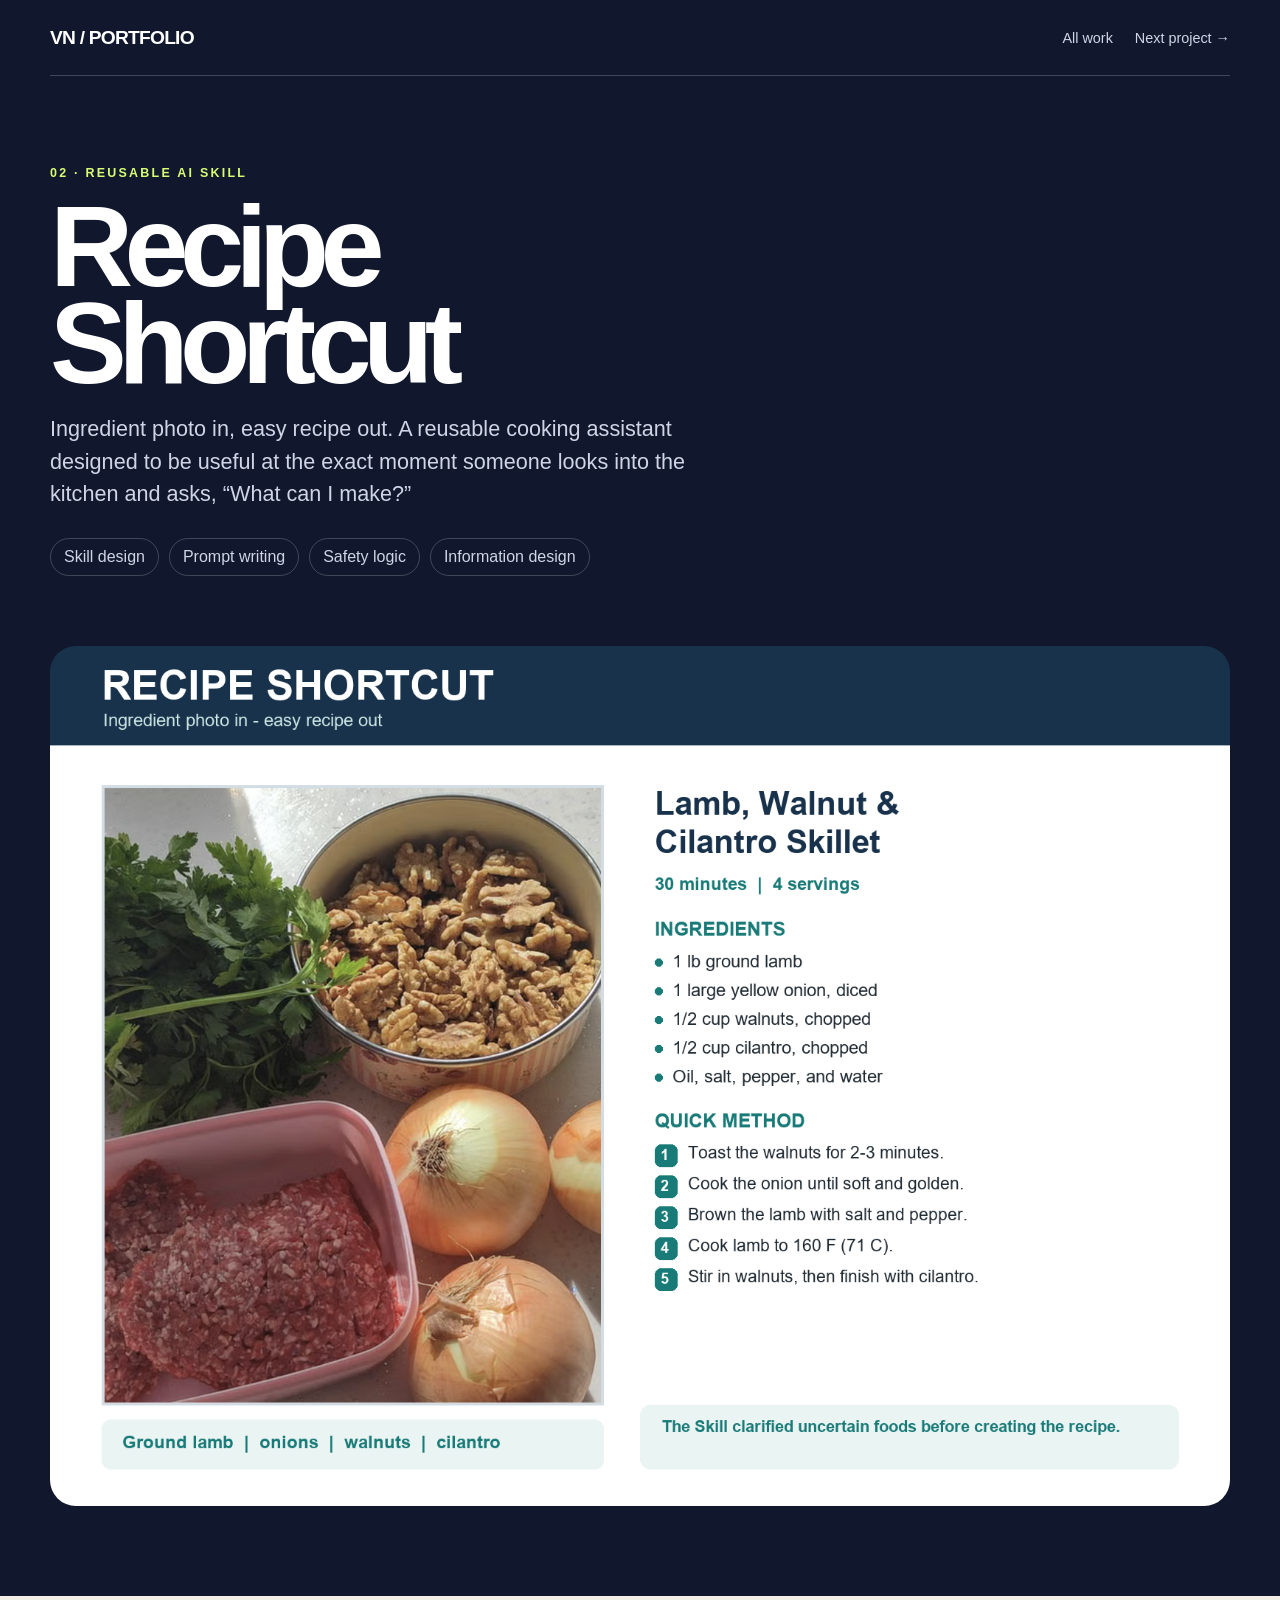
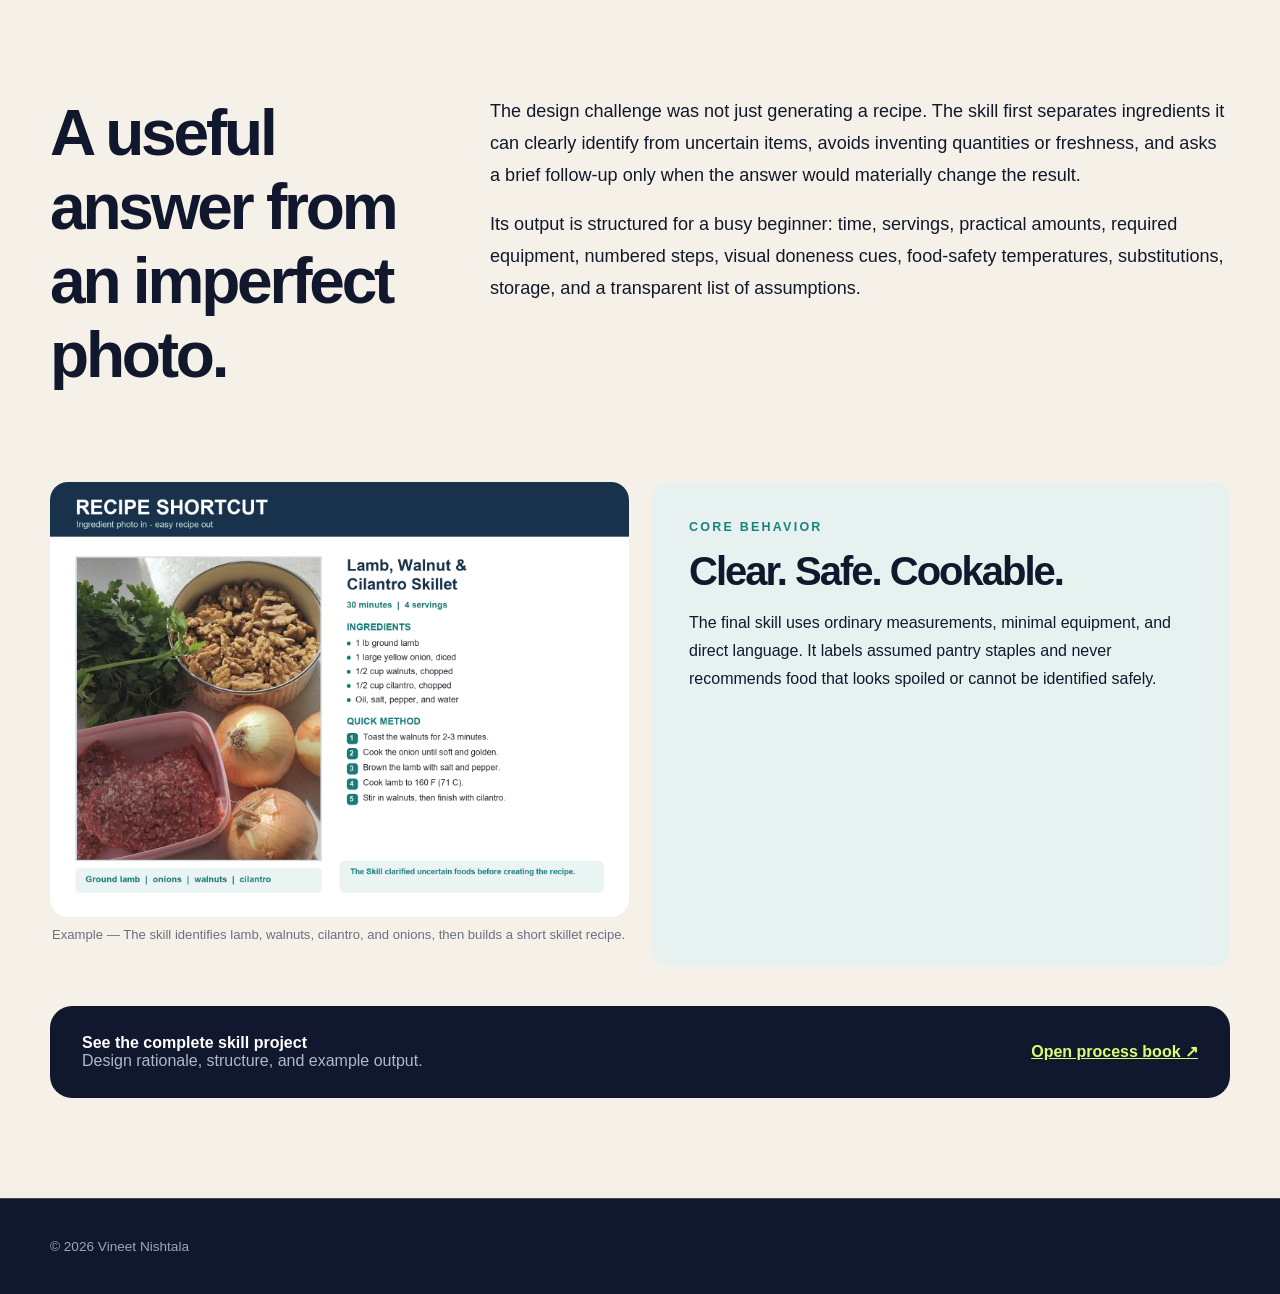
<file: recipe.html>
<!doctype html><html lang="en"><head><meta charset="utf-8"><meta name="viewport" content="width=device-width,initial-scale=1"><title>Recipe Shortcut — Vineet Nishtala</title><link rel="stylesheet" href="styles.css"></head><body><header class="wrap nav"><a class="brand" href="index.html">VN / PORTFOLIO</a><nav class="navlinks"><a href="index.html#work">All work</a><a href="environment.html">Next project →</a></nav></header><main><section class="wrap case-hero"><div class="eyebrow">02 · Reusable AI skill</div><h1>Recipe<br>Shortcut</h1><p class="lede">Ingredient photo in, easy recipe out. A reusable cooking assistant designed to be useful at the exact moment someone looks into the kitchen and asks, “What can I make?”</p><div class="meta"><span>Skill design</span><span>Prompt writing</span><span>Safety logic</span><span>Information design</span></div></section><section class="wrap" style="padding-bottom:90px"><img class="feature" src="assets/recipe/recipe-shortcut-example.png" alt="Recipe Shortcut example showing ingredients and an easy recipe"></section><section class="article"><div class="wrap"><div class="article-grid"><h2>A useful answer from an imperfect photo.</h2><div><p>The design challenge was not just generating a recipe. The skill first separates ingredients it can clearly identify from uncertain items, avoids inventing quantities or freshness, and asks a brief follow-up only when the answer would materially change the result.</p><p>Its output is structured for a busy beginner: time, servings, practical amounts, required equipment, numbered steps, visual doneness cues, food-safety temperatures, substitutions, storage, and a transparent list of assumptions.</p></div></div><div class="gallery"><figure><img src="assets/recipe/recipe-shortcut-example.png" alt="Recipe Shortcut case study example"><figcaption>Example — The skill identifies lamb, walnuts, cilantro, and onions, then builds a short skillet recipe.</figcaption></figure><div style="background:#e7f1ef;border-radius:18px;padding:38px;align-self:stretch"><div class="eyebrow" style="color:#16847e">Core behavior</div><h2 style="font-size:2.5rem;margin:15px 0">Clear. Safe. Cookable.</h2><p style="font-size:1rem">The final skill uses ordinary measurements, minimal equipment, and direct language. It labels assumed pantry staples and never recommends food that looks spoiled or cannot be identified safely.</p></div></div><div class="download"><div><strong>See the complete skill project</strong><br><span style="color:#aeb8d1">Design rationale, structure, and example output.</span></div><a href="assets/recipe/process-book.pdf" target="_blank">Open process book ↗</a></div></div></section></main><footer class="footer"><div class="wrap">© 2026 Vineet Nishtala</div></footer></body></html>
</file>
<file: styles.css>
:root{--ink:#11182d;--paper:#f6f1e8;--lime:#d8ff74;--pink:#ff4fb8;--blue:#65c7ff;--teal:#55d6be;--line:rgba(255,255,255,.2)}
*{box-sizing:border-box}
html{scroll-behavior:smooth}
body{margin:0;background:var(--ink);color:#fff;font-family:Arial,Helvetica,sans-serif}
a{color:inherit}
.wrap{width:min(1180px,calc(100% - 40px));margin:auto}
.nav{height:76px;display:flex;align-items:center;justify-content:space-between;border-bottom:1px solid var(--line)}
.brand{font-weight:900;letter-spacing:-.04em;text-decoration:none;font-size:1.2rem}
.navlinks{display:flex;gap:22px}
.navlinks a{text-decoration:none;color:#cfd5e7;font-size:.9rem}
.navlinks a:hover,.navlinks a:focus{color:var(--lime)}
.hero{min-height:calc(100vh - 76px);display:grid;grid-template-columns:.9fr 1.1fr;gap:56px;align-items:center;padding:70px 0}
.eyebrow{text-transform:uppercase;letter-spacing:.18em;font-size:.78rem;color:var(--lime);font-weight:800}
.hero h1,.case-hero h1{font-size:clamp(3.4rem,8vw,7.8rem);line-height:.84;letter-spacing:-.075em;margin:18px 0}
.hero p,.lede{font-size:clamp(1rem,2vw,1.35rem);line-height:1.5;color:#cfd5e7;max-width:660px}
.button{display:inline-flex;align-items:center;gap:10px;background:var(--lime);color:var(--ink);padding:14px 20px;border-radius:999px;text-decoration:none;font-weight:900;margin-top:20px}
.button:hover{transform:translateY(-2px)}
.draw{min-height:560px;border:1px solid var(--line);border-radius:28px;position:relative;overflow:hidden;background:radial-gradient(circle at 30% 20%,#24355c,#11182d 70%);touch-action:none;cursor:crosshair}
.draw-copy{position:absolute;inset:24px auto auto 24px;z-index:4;pointer-events:none}
.draw-copy strong{display:block;font-size:1.25rem}
.draw-copy span{color:#aeb8d1;font-size:.85rem}
.bloom{position:absolute;width:var(--size);height:var(--size);transform:translate(-50%,-50%);animation:pop .38s cubic-bezier(.2,1.8,.4,1)}
.petal{position:absolute;width:42%;height:42%;left:29%;top:29%;background:var(--c);border-radius:var(--radius);transform:rotate(calc(var(--i)*60deg)) translateY(-63%);transform-origin:50% 113%;box-shadow:0 0 18px color-mix(in srgb,var(--c),transparent 35%)}
.core{position:absolute;width:28%;height:28%;left:36%;top:36%;background:var(--core);border-radius:50%}
@keyframes pop{from{scale:.1;opacity:0}
to{scale:1;opacity:1}
}
.section{padding:110px 0}
.section.light{background:var(--paper);color:var(--ink)}
.section-head{display:flex;justify-content:space-between;align-items:end;margin-bottom:42px}
.section h2{font-size:clamp(2.4rem,6vw,5rem);letter-spacing:-.06em;margin:0}
.projects{display:grid;grid-template-columns:repeat(12,1fr);gap:24px}
.card{grid-column:span 4;background:#fff;border:1px solid #d8d2c8;border-radius:22px;overflow:hidden;text-decoration:none;color:var(--ink);transition:.25s}
.card:hover{transform:translateY(-7px);box-shadow:0 18px 40px #11182d18}
.card img{width:100%;aspect-ratio:4/3;object-fit:cover;display:block}
.card-body{padding:24px}
.tag{font-size:.72rem;text-transform:uppercase;letter-spacing:.12em;font-weight:900;color:#667}
.card h3{font-size:1.7rem;letter-spacing:-.04em;margin:8px 0}
.card p{color:#596072;line-height:1.5}
.case-hero{padding:90px 0 70px}
.case-hero h1{font-size:clamp(3.6rem,9vw,8.5rem);max-width:1000px}
.meta{display:flex;flex-wrap:wrap;gap:10px;margin-top:28px}
.meta span{border:1px solid var(--line);padding:9px 13px;border-radius:999px;color:#cfd5e7}
.feature{width:100%;border-radius:26px;display:block;max-height:860px;object-fit:cover}
.article{background:var(--paper);color:var(--ink);padding:100px 0}
.article-grid{display:grid;grid-template-columns:1fr 2fr;gap:70px;margin-bottom:90px}
.article h2{font-size:clamp(2.1rem,5vw,4rem);letter-spacing:-.05em;margin:0}
.article p{font-size:1.13rem;line-height:1.75;margin-top:0}
.gallery{display:grid;grid-template-columns:repeat(2,1fr);gap:22px}
.gallery figure{margin:0}
.gallery img{width:100%;border-radius:18px;display:block}
.gallery figcaption{font-size:.82rem;color:#6a7080;padding:10px 2px 24px}
.download{display:flex;justify-content:space-between;align-items:center;background:var(--ink);color:#fff;border-radius:22px;padding:28px 32px;margin-top:40px}
.download a{color:var(--lime);font-weight:900}
.footer{padding:40px 0;color:#99a5bf;border-top:1px solid var(--line);font-size:.85rem}
.card-image-wrap{position:relative}
.final-badge{position:absolute;top:16px;left:16px;background:var(--lime);color:var(--ink);padding:8px 11px;border-radius:999px;text-transform:uppercase;letter-spacing:.12em;font-size:.65rem;font-weight:900}
.final-project-card{grid-column:span 8}
.final-project-card img{aspect-ratio:16/9}
.card-link{display:inline-block;margin-top:6px;color:#54209b;font-weight:900;font-size:.9rem}
.revision-preview{display:flex;align-items:center;gap:10px;margin:18px 0 14px;padding-top:14px;border-top:1px solid #e1dcd3;color:#6b7080;font-size:.76rem;text-transform:uppercase;letter-spacing:.08em}.revision-preview b{color:#7b36d1}.final-project-card .final-badge{background:var(--pink);color:#fff}
.environment-page{--env-blue:#c7ecf0}
.environment-hero{padding-bottom:54px}
.hero-summary{display:grid;grid-template-columns:minmax(0,1.3fr) minmax(300px,.7fr);gap:80px;align-items:start}
.project-facts{margin:0;border-top:1px solid var(--line)}
.project-facts div{display:grid;grid-template-columns:80px 1fr;gap:16px;padding:13px 0;border-bottom:1px solid var(--line)}
.project-facts dt{color:#8d9ab7;font-size:.72rem;text-transform:uppercase;letter-spacing:.12em;font-weight:800}
.project-facts dd{margin:0;color:#e8ebf3;font-size:.9rem;line-height:1.4}
.environment-feature{padding-bottom:90px}
.environment-feature figure{margin:0}
.environment-feature figcaption{color:#9ba6bd;font-size:.82rem;padding:12px 3px}
.environment-article{padding-top:120px}
.section-number{text-transform:uppercase;letter-spacing:.17em;font-size:.7rem;font-weight:900;color:#7b36d1;margin-bottom:20px}
.project-intro{padding-bottom:115px;margin-bottom:0;border-bottom:1px solid #d4cec4}
.prose-large p:first-child{font-size:clamp(1.35rem,2.2vw,1.85rem);line-height:1.5;letter-spacing:-.02em}
.principles{padding:115px 0;border-bottom:1px solid #d4cec4}
.principles>h2,.spatial-sequence h2,.process-section h2,.reflection-section h2{font-size:clamp(2.4rem,5vw,4.8rem);max-width:900px}
.principle-grid{display:grid;grid-template-columns:repeat(3,1fr);gap:24px;margin-top:55px}
.principle-grid article{background:#fff;border:1px solid #d8d2c8;border-radius:20px;padding:28px}
.principle-grid article>span{display:inline-grid;place-items:center;width:38px;height:38px;border-radius:50%;background:var(--env-blue);font-size:.72rem;font-weight:900}
.principle-grid h3{font-size:1.35rem;margin:24px 0 10px;letter-spacing:-.03em}
.principle-grid p{font-size:.96rem;line-height:1.6;color:#626879;margin:0}
.spatial-sequence{padding:115px 0;border-bottom:1px solid #d4cec4}
.sequence-heading{display:flex;align-items:end;justify-content:space-between;gap:40px;margin-bottom:50px}
.sequence-heading p{max-width:420px;color:#626879}
.environment-gallery .wide{grid-column:1/-1}
.environment-gallery img{aspect-ratio:16/10;object-fit:cover;background:#dfe7e7}
.environment-gallery .wide img{aspect-ratio:16/8}
.environment-gallery figcaption{font-size:.88rem;line-height:1.5;color:#646a79}
.environment-gallery figcaption b{color:var(--ink)}
.process-section{padding:115px 0;border-bottom:1px solid #d4cec4}
.process-grid{display:grid;grid-template-columns:1fr 1.25fr;gap:80px}
.change-list{margin-top:38px;border-top:1px solid #c9c2b7}
.change-list div{display:grid;grid-template-columns:88px 1fr;gap:22px;padding:18px 0;border-bottom:1px solid #c9c2b7}
.change-list b{text-transform:uppercase;letter-spacing:.12em;font-size:.72rem;color:#7b36d1}
.change-list span{line-height:1.5;color:#555d6d}
.reflection-section{display:grid;grid-template-columns:1.25fr .75fr;gap:24px;padding:115px 0 70px}
.reflection-card,.credit-card{border-radius:24px;padding:38px}
.reflection-card{background:var(--ink);color:#fff}
.reflection-card .section-number{color:var(--lime)}
.reflection-card p{color:#cfd5e7}
.credit-card{background:#dceff0;border:1px solid #c1d9db}
.credit-card h3{font-size:1.7rem;letter-spacing:-.04em;margin:0 0 20px}
.credit-card p{font-size:.96rem;line-height:1.65}
.process-download{margin-top:0}
.process-download span{color:#aeb8d1}
.environment-page .footer{background:var(--ink)}
.revision-jump{display:grid;grid-template-columns:auto 1fr auto;align-items:center;gap:20px;margin-top:34px;padding:17px 20px;border:1px solid var(--line);border-radius:16px;text-decoration:none;background:#ffffff08}.revision-jump span{text-transform:uppercase;letter-spacing:.13em;font-size:.68rem;color:var(--lime);font-weight:900}.revision-jump b{font-size:1rem}.revision-jump i{font-style:normal;color:#aeb8d1;font-size:.85rem}.revision-jump:hover{border-color:var(--lime)}
.before-after{padding:115px 0;border-bottom:1px solid #d4cec4}
.before-after h2{font-size:clamp(2.4rem,5vw,4.8rem);max-width:900px}
.comparison-grid{display:grid;grid-template-columns:1fr 1fr;gap:24px}
.revision-callout{display:grid;grid-template-columns:180px 1fr;gap:30px;align-items:start;margin-bottom:30px;padding:24px 28px;background:#171e34;color:#fff;border-radius:18px}.revision-callout strong{color:var(--lime);text-transform:uppercase;letter-spacing:.13em;font-size:.76rem}.revision-callout p{margin:0;color:#cfd5e7;font-size:1rem;line-height:1.6}
.comparison-grid figure{position:relative;margin:0}
.comparison-grid img{width:100%;display:block;aspect-ratio:16/9;object-fit:cover;border-radius:20px}
.comparison-grid figcaption{font-size:.9rem;line-height:1.55;color:#5e6574;padding:12px 2px 0}
.comparison-label{position:absolute;z-index:2;top:14px;left:14px;background:#fff;color:var(--ink);border-radius:999px;padding:8px 12px;text-transform:uppercase;letter-spacing:.12em;font-size:.68rem;font-weight:900}
.comparison-label.after{background:var(--lime)}
.change-chips{display:grid;grid-template-columns:repeat(3,1fr);gap:12px;margin-top:40px}
.change-chips span{background:#fff;border:1px solid #d8d2c8;border-radius:999px;padding:13px 16px;font-size:.85rem}
.change-chips b{color:#7b36d1;margin-right:8px}
.download-links{display:flex;gap:20px}
@media(max-width:800px){.wrap{width:min(100% - 24px,1180px)}
.navlinks{gap:12px}
.navlinks a:not(:last-child){display:none}
.hero{grid-template-columns:1fr;padding:50px 0}
.draw{min-height:430px}
.projects{display:block}
.card{display:block;margin-bottom:18px}
.section{padding:75px 0}
.section-head{display:block}
.article{padding:70px 0}
.article-grid{grid-template-columns:1fr;gap:24px;margin-bottom:65px}
.gallery{grid-template-columns:1fr}
.case-hero{padding:60px 0 45px}
.download{align-items:flex-start;flex-direction:column;gap:12px}
.final-project-card img{aspect-ratio:4/3}
.hero-summary,.principle-grid,.process-grid,.reflection-section{grid-template-columns:1fr}
.hero-summary{gap:36px}
.environment-feature{padding-bottom:55px}
.environment-article{padding-top:75px}
.project-intro{padding-bottom:70px}
.principles,.spatial-sequence,.process-section{padding:75px 0}
.sequence-heading{display:block;margin-bottom:32px}
.environment-gallery .wide{grid-column:auto}
.environment-gallery .wide img,.environment-gallery img{aspect-ratio:4/3}
.process-grid{gap:28px}
.reflection-section{padding:75px 0 50px}
.reflection-card,.credit-card{padding:26px}
.change-list div{grid-template-columns:72px 1fr;gap:14px}
.before-after{padding:75px 0}
.comparison-grid,.change-chips{grid-template-columns:1fr}
.download-links{flex-direction:column;gap:10px}
.revision-jump{grid-template-columns:1fr;gap:7px}.revision-callout{grid-template-columns:1fr;gap:10px}
}
</file>
<file: portfolio-extra.css>
.featured-card{grid-column:span 12;display:grid;grid-template-columns:1.35fr 1fr}.featured-card .card-body{align-self:center;padding:45px}.featured-card h3{font-size:3rem}.proposal-thumb{min-height:420px;background:#101514;color:#e9e5da;display:flex;flex-direction:column;justify-content:center;padding:45px;position:relative;overflow:hidden}.proposal-thumb:before,.proposal-thumb:after{content:"";position:absolute;width:42%;height:55%;border:1px solid #8ef2e1;right:12%;top:20%;transform:skewY(-4deg)}.proposal-thumb:after{border-color:#ff5b4f;transform:translate(13px,-8px) skewY(-4deg);opacity:.55}.proposal-thumb span,.proposal-thumb i{font:700 .7rem monospace;letter-spacing:.12em;color:#8ef2e1}.proposal-thumb b{font-size:5.2rem;line-height:.78;letter-spacing:-.08em;z-index:1;margin:24px 0}.proposal-thumb i{color:#ff5b4f;font-style:normal}@media(max-width:800px){.featured-card{display:block}.featured-card .card-body{padding:24px}.featured-card h3{font-size:1.7rem}.proposal-thumb{min-height:330px;padding:28px}.proposal-thumb b{font-size:4rem}}
.game-card{grid-column:span 12;display:grid;grid-template-columns:1.35fr 1fr}.game-card .card-body{align-self:center;padding:45px}.game-card h3{font-size:3rem}.game-thumb{min-height:420px;background:#111514;color:#e9e5da;display:flex;flex-direction:column;justify-content:center;padding:45px;position:relative;overflow:hidden}.game-thumb:before{content:"";position:absolute;right:9%;top:16%;width:37%;height:65%;border:1px dashed #ff5b4f;background:linear-gradient(135deg,transparent 49.8%,#8ef2e1 50%,transparent 50.2%)}.game-thumb span,.game-thumb i{font:700 .7rem monospace;letter-spacing:.12em;color:#8ef2e1}.game-thumb b{font-size:4.5rem;line-height:.85;letter-spacing:-.07em;z-index:1;margin:28px 0}.game-thumb i{font-style:normal;color:#ff5b4f}@media(max-width:800px){.game-card{display:block}.game-card .card-body{padding:24px}.game-card h3{font-size:1.7rem}.game-thumb{min-height:330px;padding:28px}.game-thumb b{font-size:3.5rem}}
</file>
<file: game.css>
:root{--ink:#101413;--paper:#e9e5da;--cyan:#8ef2e1;--red:#ff5b4f;--muted:#9da29d;--panel:#181d1c;--line:rgba(233,229,218,.2)}*{box-sizing:border-box}html,body{margin:0;min-height:100%;background:var(--ink);color:var(--paper);font-family:Manrope,sans-serif}button,a{font:inherit}.grain{position:fixed;inset:0;z-index:20;pointer-events:none;opacity:.045;background-image:url("data:image/svg+xml,%3Csvg viewBox='0 0 180 180' xmlns='http://www.w3.org/2000/svg'%3E%3Cfilter id='n'%3E%3CfeTurbulence type='fractalNoise' baseFrequency='.9' numOctaves='3' stitchTiles='stitch'/%3E%3C/filter%3E%3Crect width='100%25' height='100%25' filter='url(%23n)' opacity='.6'/%3E%3C/svg%3E")}.topbar{height:64px;border-bottom:1px solid var(--line);display:flex;align-items:center;padding:0 3vw;font:500 10px DM Mono,monospace;letter-spacing:.09em;position:relative;z-index:10}.topbar a{color:var(--paper);text-decoration:none}.topbar>a{margin-right:auto;font-weight:500}.status{position:absolute;left:50%;transform:translateX(-50%);display:flex;align-items:center;gap:12px;color:var(--muted)}.status i{width:6px;height:6px;background:var(--red);border-radius:50%;box-shadow:0 0 12px var(--red)}.status.live i{background:var(--cyan);box-shadow:0 0 12px var(--cyan)}.controls{display:flex;gap:10px}.controls button,.controls a{background:transparent;color:var(--muted);border:1px solid var(--line);padding:8px 10px;font:inherit;cursor:pointer}.controls button:hover,.controls a:hover{color:var(--cyan)}main{min-height:calc(100vh - 106px)}.screen{display:none;min-height:calc(100vh - 106px);padding:5vw}.screen.active{display:block}.code{font:500 10px DM Mono,monospace;letter-spacing:.15em;color:var(--cyan)}#opening.active{display:grid;grid-template-columns:1.05fr .95fr;gap:8vw;align-items:center}.opening-copy h1{font-size:clamp(70px,10vw,150px);line-height:.76;letter-spacing:-.08em;margin:35px 0 50px}.opening-copy h1 span{display:block;color:transparent;-webkit-text-stroke:1px var(--paper)}.intro{font-size:clamp(18px,2vw,26px);line-height:1.45;max-width:720px}.warning{display:grid;grid-template-columns:auto 1fr;gap:25px;margin:35px 0;padding:18px 0;border-block:1px solid var(--line);font:11px DM Mono;color:var(--muted)}.warning b{color:var(--red)}.primary{background:var(--cyan);border:0;color:var(--ink);padding:16px 20px;font:600 11px DM Mono;letter-spacing:.08em;cursor:pointer}.primary:hover{filter:brightness(1.1)}.primary b{margin-left:35px}.opening-art{min-height:530px;position:relative;border:1px solid var(--line);overflow:hidden;background:linear-gradient(135deg,#222827,#121615)}.frame{position:absolute;width:58%;height:56%;left:20%;top:20%;border:1px solid var(--cyan);transform:perspective(500px) rotateY(-6deg)}.frame:before{content:"";position:absolute;inset:18%;border:1px solid currentColor}.frame:after{content:"";position:absolute;left:48%;top:0;width:1px;height:100%;background:currentColor}.f2{border-color:var(--red);transform:translate(14px,-9px) perspective(500px) rotateY(-6deg);opacity:.55}.scan{position:absolute;inset:0;background:repeating-linear-gradient(0deg,transparent 0 8px,rgba(142,242,225,.03) 9px 10px);animation:scan 7s linear infinite}.opening-art span{position:absolute;left:20px;bottom:18px;font:10px DM Mono;color:var(--red)}@keyframes scan{to{transform:translateY(30px)}}#playScreen{padding-top:3vw}.briefing{display:grid;grid-template-columns:.5fr 1fr 1fr;gap:25px;align-items:end;margin-bottom:30px}.briefing h2{font-size:clamp(30px,4vw,58px);letter-spacing:-.04em;line-height:1;margin:0}.briefing>p:not(.code){color:var(--muted);margin:0}.progress{grid-column:1/-1;display:flex;gap:6px}.progress i{height:3px;background:#323735;flex:1}.progress i.on{background:var(--cyan)}.workspace{display:grid;grid-template-columns:1.45fr .55fr;gap:2px}.photo-panel,.evidence-panel{background:var(--panel);padding:25px}.photo{min-height:420px;position:relative;overflow:hidden;background:#cec7b7;color:var(--ink)}.photo:after{content:"";position:absolute;inset:0;pointer-events:none;background:repeating-linear-gradient(0deg,transparent 0 4px,rgba(16,20,19,.035) 5px 6px);mix-blend-mode:multiply}.photo-scene{position:absolute;inset:0}.photo-scene.room:before{content:"";position:absolute;left:8%;top:12%;width:35%;height:55%;border:7px solid #373d39;background:linear-gradient(140deg,#89968e,#d5d0c4 45%,#6c7770)}.photo-scene.room:after{content:"";position:absolute;right:8%;bottom:10%;width:38%;height:27%;background:#65695f;box-shadow:-18px 18px 0 #4d514a}.photo-scene.table:before{content:"";position:absolute;left:12%;right:12%;bottom:19%;height:17%;background:#686458;clip-path:polygon(5% 0,95% 0,100% 100%,0 100%)}.photo-scene.table:after{content:"";position:absolute;left:21%;bottom:9%;width:5px;height:48%;background:#4b4941;box-shadow:420px 0 0 #4b4941}.photo-scene.archive:before,.photo-scene.archive:after{content:"";position:absolute;width:29%;height:55%;top:15%;border:5px solid #5a5c54;background:repeating-linear-gradient(90deg,#85877e 0 25px,#bbb7a9 26px 30px)}.photo-scene.archive:before{left:16%}.photo-scene.archive:after{right:16%;transform:scaleX(-1)}.dropzone{position:absolute;left:50%;top:46%;transform:translate(-50%,-50%);width:150px;height:115px;border:1px dashed var(--red);background:rgba(255,91,79,.08);color:#73332e;font:500 10px DM Mono;z-index:2;cursor:pointer}.dropzone.over{border-color:var(--cyan);background:rgba(142,242,225,.2)}.dropzone.filled{border-style:solid;color:var(--ink);background:var(--paper)}.dropzone.filled:before{content:"";display:block;width:42px;height:42px;margin:0 auto 8px;border:2px solid currentColor;border-radius:50%}.timestamp{position:absolute;right:12px;bottom:10px;font:10px DM Mono;z-index:2}.caption{display:grid;grid-template-columns:auto 1fr;gap:25px;border-top:1px solid var(--line);padding-top:18px;margin-top:18px}.caption span,.panel-head{font:10px DM Mono;color:var(--cyan)}.caption p{margin:0;color:#c5c7c2}.panel-head{display:flex;justify-content:space-between;padding-bottom:20px;border-bottom:1px solid var(--line)}.panel-head small{color:var(--muted)}.fragments{display:grid;gap:12px;margin-top:18px}.fragment{width:100%;min-height:120px;border:1px solid var(--line);background:#242a28;color:var(--paper);text-align:left;padding:16px;cursor:grab;position:relative}.fragment:hover,.fragment.selected{border-color:var(--cyan);background:#293330}.fragment b{display:block;font:500 11px DM Mono;color:var(--cyan);margin-bottom:8px}.fragment span{font-size:14px;color:#d6d6d0}.fragment:after{content:"+";position:absolute;right:14px;top:12px;color:var(--muted)}.hint{font:10px/1.5 DM Mono;color:var(--muted);margin:20px 0}.confirm{width:100%;border:1px solid var(--cyan);background:transparent;color:var(--cyan);padding:15px;font:500 10px DM Mono;letter-spacing:.08em;cursor:pointer}.confirm:disabled{border-color:#3b403e;color:#626663;cursor:not-allowed}.feedback{position:fixed;left:50%;bottom:28px;transform:translateX(-50%) translateY(30px);background:var(--paper);color:var(--ink);padding:15px 25px;font:11px DM Mono;opacity:0;pointer-events:none;transition:.25s;z-index:30}.feedback.show{opacity:1;transform:translateX(-50%) translateY(0)}#ending.active,#result.active{display:grid;place-items:center}.ending-wrap,.result-card{width:min(1050px,100%)}.ending-wrap h2,.result-card h2{font-size:clamp(45px,7vw,95px);line-height:.96;letter-spacing:-.06em;margin:30px 0}.ending-wrap h2 em{color:var(--red);font-weight:400}.ending-wrap>p:not(.code){font-size:20px;max-width:750px;color:#c3c5c0}.ending-wrap h3{font:500 12px DM Mono;color:var(--cyan);margin-top:55px}.ending-choices{display:grid;grid-template-columns:repeat(3,1fr);gap:2px}.ending-choices button{padding:30px;text-align:left;background:var(--panel);color:var(--paper);border:1px solid var(--line);cursor:pointer}.ending-choices button:hover{border-color:var(--cyan);transform:translateY(-4px)}.ending-choices span{font:10px DM Mono;color:var(--cyan)}.ending-choices b{display:block;font-size:20px;margin:25px 0 7px}.ending-choices small{color:var(--muted)}.result-card{text-align:center}.result-image{height:220px;border:1px solid var(--line);margin:25px 0;background:linear-gradient(90deg,transparent 49.8%,var(--cyan) 50%,transparent 50.2%),linear-gradient(0deg,transparent 49.8%,var(--red) 50%,transparent 50.2%);position:relative}.result-image.gaps{background:repeating-linear-gradient(90deg,#171c1b 0 90px,transparent 91px 130px)}.result-image.erase{background:var(--paper)}.result-card>p:not(.code){font-size:19px;color:var(--muted);max-width:650px;margin:0 auto}.result-actions{display:flex;align-items:center;justify-content:center;gap:35px;margin-top:40px}.result-actions a{color:var(--cyan);font:10px DM Mono;text-decoration:none}footer{height:42px;border-top:1px solid var(--line);display:flex;justify-content:space-between;align-items:center;padding:0 3vw;color:#6e7470;font:9px DM Mono;letter-spacing:.08em}@media(max-width:850px){.status{display:none}#opening.active{grid-template-columns:1fr}.opening-art{min-height:340px}.briefing{grid-template-columns:1fr}.workspace{grid-template-columns:1fr}.photo{min-height:330px}.ending-choices{grid-template-columns:1fr}.screen{padding:40px 20px}.topbar{padding:0 16px}.controls a{display:none}.opening-copy h1{font-size:20vw}.photo-scene.table:after{box-shadow:260px 0 0 #4b4941}.result-actions{flex-direction:column}}@media(prefers-reduced-motion:reduce){*{animation:none!important;transition:none!important}.grain{display:none}}
</file>
<file: game-final.css>
.location{position:absolute;left:12px;bottom:10px;font:10px DM Mono;z-index:2}.photo-scene{filter:sepia(.22) contrast(.9)}.photo-scene .person{position:absolute;width:58px;height:125px;bottom:14%;background:#66665f;border-radius:26px 26px 8px 8px}.photo-scene .person:before{content:"";position:absolute;width:42px;height:42px;border-radius:50%;background:#565650;left:8px;top:-34px}.photo-scene .person i:before,.photo-scene .person i:after{content:"";position:absolute;width:12px;height:65px;background:#595952;bottom:-54px}.photo-scene .person i:before{left:9px}.photo-scene .person i:after{right:9px}.departure .adult{left:18%}.departure .child{left:36%;height:82px;width:44px}.departure .child:before{width:32px;height:32px;left:6px;top:-27px}.wall-photo{position:absolute;right:13%;top:12%;width:92px;height:112px;border:8px solid #675f51;background:#aaa597;display:grid;place-items:center;text-align:center;font:12px DM Mono}.box{position:absolute;border:2px solid #645f54;background:#a49b88;padding:20px 13px 4px;font:8px DM Mono}.box-a{left:56%;bottom:14%}.box-b{left:69%;bottom:14%}.door{position:absolute;right:2%;top:7%;width:27%;height:78%;border:8px solid #55564f;background:#8f9189}.birthday .banner{position:absolute;top:8%;left:20%;right:20%;text-align:center;border-block:2px solid #68665d;padding:8px;font:15px DM Mono}.birthday .seated{height:73px;bottom:30%}.birthday .one{left:16%}.birthday .two{left:30%}.birthday .three{right:17%}.birthday:before{content:"";position:absolute;left:9%;right:9%;bottom:18%;height:16%;background:#706c61;clip-path:polygon(4% 0,96% 0,100% 100%,0 100%)}.empty-chair{position:absolute;right:31%;bottom:17%;width:60px;height:90px;border:5px solid #69675e;text-align:center;padding-top:12px;font:8px DM Mono}.plates{position:absolute;left:30%;bottom:30%;width:55px;height:14px;border-radius:50%;border:3px solid #4f504b;box-shadow:130px 2px 0 -1px #9a978e}.archive-card{position:absolute;width:33%;height:54%;top:15%;border:5px solid #5f6159;background:#aaa69a;padding:18px;display:flex;flex-direction:column;justify-content:end;box-shadow:0 12px 20px #23252155}.archive-card span,.archive-card small{font:8px DM Mono}.archive-card b{font-size:21px;line-height:1;margin:12px 0}.source-one{left:12%;transform:rotate(-3deg)}.source-two{right:12%;transform:rotate(4deg)}.source-arrow{position:absolute;left:28%;right:28%;bottom:10%;background:var(--red);color:#fff;text-align:center;padding:8px;font:9px DM Mono}.fragment{display:grid;grid-template-columns:92px 1fr;gap:14px;align-items:stretch;min-height:145px;padding:12px}.fragment-copy{display:flex;flex-direction:column;justify-content:center}.fragment-copy em{font-size:11px;color:var(--red);font-style:normal;margin-top:9px}.fragment-preview{position:relative;min-height:112px;background:#b9b2a3;color:#292c29;overflow:hidden;display:grid;place-items:center}.fragment-preview span{font:8px DM Mono!important;color:#292c29!important;z-index:2;background:#e6e0d3aa;padding:3px}.fragment-preview.suitcase i:first-child{width:52px;height:62px;border:4px solid #803e38;background:#a64d45;border-radius:5px}.fragment-preview.suitcase i:last-child{position:absolute;width:27px;height:13px;border:3px solid #803e38;border-bottom:0;top:17px}.fragment-preview.portrait i:first-child{width:55px;height:76px;border:8px solid #655a49;background:radial-gradient(circle at 50% 35%,#595a55 0 14px,transparent 15px),#999689}.fragment-preview.cake i:first-child{width:68px;height:38px;background:#5d3b30;border-radius:5px;box-shadow:0 -9px 0 #ddd4be}.fragment-preview.cake i:last-child{position:absolute;width:3px;height:22px;background:#527cb1;top:29px;box-shadow:10px 0 #527cb1,20px 0 #527cb1,30px 0 #527cb1,40px 0 #527cb1,50px 0 #527cb1}.fragment-preview.recorder i:first-child{width:72px;height:48px;background:#787a76;border:4px solid #4f514e}.fragment-preview.recorder i:last-child{position:absolute;width:24px;height:24px;border:4px solid #333;border-radius:50%;box-shadow:33px 0 0 -4px #999,33px 0 0 0 #333}.fragment-preview.generated{background:linear-gradient(135deg,#a64d45 0 48%,#777 50%)}.fragment-preview.generated:after{content:"↻";font-size:48px;position:absolute;color:#e9e5da}.fragment-preview.gap{background:repeating-linear-gradient(45deg,#bbb4a5 0 7px,#6e6d67 8px 9px)}.dropzone.filled:before{display:none}.placed-visual{height:100%;display:grid;place-items:center;position:relative;font:9px DM Mono;text-transform:uppercase}.placed-visual span{background:#e9e5dacc;padding:4px;z-index:2}.placed-visual.suitcase:before{content:"";width:65px;height:76px;background:#a64d45;border:5px solid #803e38;border-radius:5px}.placed-visual.portrait:before{content:"";width:70px;height:85px;border:9px solid #655a49;background:radial-gradient(circle at 50% 35%,#595a55 0 16px,transparent 17px),#999689}.placed-visual.cake:before{content:"6";display:grid;place-items:center;color:#fff;width:90px;height:58px;background:#5d3b30;border-top:12px solid #ddd4be}.placed-visual.recorder:before{content:"◉  ◉";display:grid;place-items:center;width:95px;height:60px;background:#777;border:5px solid #4d4f4c;font-size:22px}.placed-visual.generated:before{content:"PLAYER EDITS";display:grid;place-items:center;width:110px;height:80px;color:#fff;background:linear-gradient(135deg,#a64d45,#777)}.placed-visual.gap:before{content:"?";font-size:58px;color:#6e6d67}.caption-change{margin-top:10px;padding:10px 12px;border-left:2px solid var(--red);font:10px DM Mono;color:var(--muted);min-height:35px}.caption-change b{color:var(--red);margin-right:10px}.review{position:fixed;inset:0;background:#0b0e0de8;backdrop-filter:blur(12px);z-index:40;display:none;place-items:center;padding:25px}.review.open{display:grid}.review-card{width:min(650px,100%);background:var(--paper);color:var(--ink);padding:45px;box-shadow:0 30px 100px #000}.score-change{font:500 clamp(50px,8vw,90px) DM Mono;letter-spacing:-.08em;color:#267e72;margin:25px 0}.review-card h3{font-size:25px;line-height:1.2}.review-card>p:not(.code){font-size:17px}.source-note{border-block:1px solid #aaa69d;padding:15px 0;margin:25px 0;display:grid;gap:7px;font:10px DM Mono}.source-note b{color:#267e72}.source-note strong{color:#b23b32;margin-top:8px}.process-note{background:var(--paper);color:var(--ink);padding:100px 7vw}.process-note .code{color:#267e72}.process-grid{display:grid;grid-template-columns:1fr 1.2fr;gap:8vw;margin:45px 0}.process-grid h2{font-size:clamp(42px,6vw,76px);line-height:1;letter-spacing:-.055em;margin:0}.process-grid article{padding:22px 0;border-top:1px solid #bcb7ad}.process-grid article b{font:10px DM Mono;color:#267e72}.process-grid article p{line-height:1.65}.process-note>a{font:10px DM Mono;color:#267e72;text-decoration:none}.result-image.publish:after{content:"99% CONFIDENCE / SOURCES HIDDEN";position:absolute;inset:0;display:grid;place-items:center;font:11px DM Mono;color:var(--red)}.result-image.gaps:after{content:"48% CONFIDENCE / UNCERTAINTY VISIBLE";position:absolute;inset:0;display:grid;place-items:center;font:11px DM Mono;color:var(--cyan)}.result-image.erase:after{content:"SOURCE RECORD REMOVED";position:absolute;inset:0;display:grid;place-items:center;font:11px DM Mono;color:var(--ink)}@media(max-width:850px){.process-grid{grid-template-columns:1fr}.fragment{grid-template-columns:80px 1fr}.archive-card{width:38%}.source-one{left:7%}.source-two{right:7%}.location{bottom:27px}.review-card{padding:28px}}
</file>
<file: proposal.css>
:root{--ink:#111414;--paper:#e9e5da;--cyan:#8ef2e1;--red:#ff5b4f;--muted:#a8aaa4;--line:rgba(233,229,218,.18)}*{box-sizing:border-box}html{scroll-behavior:smooth}body{margin:0;background:var(--ink);color:var(--paper);font-family:Manrope,sans-serif;line-height:1.55}.noise{position:fixed;inset:0;pointer-events:none;z-index:20;opacity:.055;background-image:url("data:image/svg+xml,%3Csvg viewBox='0 0 180 180' xmlns='http://www.w3.org/2000/svg'%3E%3Cfilter id='n'%3E%3CfeTurbulence type='fractalNoise' baseFrequency='.9' numOctaves='3' stitchTiles='stitch'/%3E%3C/filter%3E%3Crect width='100%25' height='100%25' filter='url(%23n)' opacity='.5'/%3E%3C/svg%3E")}.site-header{position:sticky;top:0;z-index:10;height:64px;display:flex;align-items:center;padding:0 4vw;background:rgba(17,20,20,.92);backdrop-filter:blur(16px);border-bottom:1px solid var(--line);font:500 11px DM Mono,monospace;letter-spacing:.08em}.brand{color:var(--paper);text-decoration:none;margin-right:auto}.signal{display:inline-block;width:7px;height:7px;background:var(--cyan);border-radius:50%;margin-right:9px;box-shadow:0 0 12px var(--cyan)}nav{display:flex;gap:26px}nav a{color:var(--muted);text-decoration:none}nav a:hover{color:var(--cyan)}.sound-button{margin-left:34px;border:1px solid var(--line);background:transparent;color:var(--paper);padding:8px 11px;font:inherit;text-transform:uppercase;cursor:pointer}.sound-button b{color:var(--red);margin-left:8px}.sound-button[aria-pressed=true] b{color:var(--cyan)}section{padding:110px 7vw}.pale{background:var(--paper);color:var(--ink)}.section-dark{background:var(--ink)}.hero{min-height:calc(100vh - 64px);display:flex;flex-direction:column;justify-content:center;padding-top:70px}.eyebrow,.section-label,.kicker{font:500 11px DM Mono,monospace;letter-spacing:.14em;color:var(--cyan);text-transform:uppercase}.hero-grid{display:grid;grid-template-columns:1.1fr .9fr;gap:8vw;align-items:center;margin:auto 0}.hero h1{font-size:clamp(68px,10vw,152px);letter-spacing:-.085em;line-height:.75;margin:35px 0 50px}.hero h1 span{color:transparent;-webkit-text-stroke:1px var(--paper)}.lede{font-size:clamp(20px,2vw,30px);max-width:720px;line-height:1.32}.hero-meta{display:flex;gap:25px;margin-top:42px;color:var(--muted);font:400 11px DM Mono,monospace;text-transform:uppercase}.archive-visual{height:510px;position:relative;border:1px solid var(--line);overflow:hidden;background:linear-gradient(135deg,#222827,#131616)}.archive-visual:before{content:"ARCHIVE FEED / RECOVERED OBJECT";position:absolute;top:18px;left:18px;font:10px DM Mono;color:var(--muted);z-index:3}.scan{position:absolute;inset:0;background:repeating-linear-gradient(0deg,transparent 0 8px,rgba(142,242,225,.025) 9px 10px)}.scan-b{transform:translateX(18px);filter:hue-rotate(160deg)}.room{position:absolute;width:64%;height:58%;left:18%;top:21%;border:1px solid rgba(233,229,218,.65);transform:perspective(500px) rotateY(-5deg)}.room-b{border-color:var(--red);transform:translate(13px,-8px) perspective(500px) rotateY(-5deg);opacity:.45}.room i{position:absolute;border:1px solid currentColor}.room i:nth-child(1){width:30%;height:50%;left:12%;bottom:0}.room i:nth-child(2){width:22%;height:25%;right:15%;bottom:16%}.room i:nth-child(3){width:1px;height:100%;left:58%}.room em{position:absolute;right:8px;top:8px;font:10px DM Mono;font-style:normal}.cursor{position:absolute;left:60%;top:44%;font:32px DM Mono;color:var(--cyan)}.archive-visual>p{position:absolute;bottom:18px;left:18px;font:10px DM Mono;letter-spacing:.1em}.archive-visual>p b{color:var(--red);margin-left:16px}.scroll-cue{font:10px DM Mono;color:var(--muted);letter-spacing:.1em}.scroll-cue span{color:var(--cyan);margin-left:10px}.section-label{margin-bottom:70px}.split,.title-row,.concept-grid{display:grid;grid-template-columns:1fr 1fr;gap:10vw}.split h2,.title-row h2,.concept h2{font-size:clamp(38px,5vw,76px);line-height:1.05;letter-spacing:-.04em;margin:0}.split h2 i{font-weight:400}.large{font-size:21px;line-height:1.5}.title-row{align-items:end;margin-bottom:70px}.title-row p{max-width:630px;font-size:18px}.title-row a,.source-strip a,.references a{color:var(--cyan)}h3{font-size:28px;margin:80px 0 28px}h4{font-size:18px;margin:18px 0 8px}.source-strip{border-block:1px solid var(--line);display:flex}.source-strip a{flex:1;padding:18px 0;text-decoration:none;font:11px DM Mono}.moments{display:grid;grid-template-columns:repeat(3,1fr);gap:2px}.moments article{padding:24px;background:#191d1d;position:relative}.moments article>span{font:10px DM Mono;color:var(--cyan)}.moments small{font:9px DM Mono;color:var(--muted)}.mini-ui{min-height:122px;background:var(--paper);color:var(--ink);padding:14px;margin:22px 0;border-top:5px solid #79d891;font-size:12px}.mini-ui.warning{border-color:#f3b75d}.mini-ui.danger{border-color:var(--red)}.event-table{border-top:1px solid var(--line)}.tr{display:grid;grid-template-columns:1fr 1.2fr 1.2fr;gap:30px;padding:22px 0;border-bottom:1px solid var(--line);font-size:14px}.tr.head{font:10px DM Mono;color:var(--muted);text-transform:uppercase}.tr b{color:var(--cyan)}.learning,.conclusion{margin-top:55px;padding:30px;border:1px solid var(--cyan);display:grid;grid-template-columns:1fr 3fr;gap:30px}.learning b,.conclusion b{font:11px DM Mono;color:var(--cyan)}.verification,.gaps{display:grid;grid-template-columns:1fr 1fr;gap:2px;margin-top:70px}.verification article,.gaps article{padding:32px;background:#dcd8ce}.verification span,.gaps b{font:10px DM Mono;color:#267e72}.gaps article:last-child{background:#191d1d;color:var(--paper)}.gaps{margin-top:2px}.exchange{margin-top:70px;max-width:920px;margin-left:auto}.exchange-head{font:10px DM Mono;padding-bottom:14px;border-bottom:1px solid #aca89f}.exchange blockquote{margin:0;padding:25px 0;border-bottom:1px solid #c4c0b7;font-size:18px}.exchange blockquote b{display:block;font:10px DM Mono;margin-bottom:10px;color:#267e72}.me-line{margin-left:8vw!important}.conclusion{border-color:var(--ink);margin-top:70px}.conclusion b{color:#267e72}.concept-grid{align-items:start}.concept .large{color:var(--paper)}.principles{display:grid;grid-template-columns:repeat(3,1fr);gap:2px;margin-top:90px}.principles article{border-top:1px solid var(--line);padding:28px 28px 0 0}.principles span{font:10px DM Mono;color:var(--cyan)}.title-row.dark a{color:#267e72}.flow{display:flex;align-items:stretch;margin:80px 0;overflow:auto;padding-bottom:15px}.flow div{min-width:180px;padding:20px;border:1px solid #aaa69d}.flow i{align-self:center;padding:12px;font-style:normal}.flow small,.stage-notes b,.storyboard small{display:block;font:10px DM Mono;color:#267e72}.flow b{display:block;font-size:19px;margin-top:8px}.flow p{font-size:12px}.flow .end{background:var(--ink);color:var(--paper)}.stage-notes{display:grid;grid-template-columns:repeat(5,1fr);gap:2px}.stage-notes article{padding:20px;background:#dcd8ce;font-size:13px}.storyboard{display:grid;grid-template-columns:repeat(4,1fr);gap:2px}.storyboard article{background:#dcd8ce;padding:12px}.storyboard p{font-size:12px}.board-art{height:200px;background:var(--ink);color:var(--cyan);display:flex;align-items:center;justify-content:center;font:12px DM Mono;position:relative;overflow:hidden}.b1 span{border:1px solid var(--cyan);padding:12px}.b2 i{width:38%;height:50%;border:1px solid var(--paper);margin:-1px}.b2 span{position:absolute;bottom:10px;right:10px}.b3 i{width:38%;height:54%;display:grid;place-items:center;border:1px solid var(--red);font-style:normal}.b3 i:nth-child(2){border-color:var(--cyan)}.b3 span{position:absolute;font-size:52px;opacity:.2}.b4 span{color:var(--red);text-align:center;font-size:16px}.style-grid{display:grid;grid-template-columns:1fr 1fr;gap:2px}.style-grid article{padding:34px;background:#191d1d;min-height:290px}.style-grid>article>b{font:10px DM Mono;color:var(--cyan)}.palette div{display:flex;margin-top:30px}.palette i{width:60px;height:60px;background:var(--paper)}.palette i:nth-child(2){background:var(--ink);border:1px solid #555}.palette i:nth-child(3){background:var(--cyan)}.palette i:nth-child(4){background:var(--red)}.type-sample h4{font-size:72px}.type-sample h4 span{font:16px DM Mono;color:var(--cyan)}.motion-sample div{height:90px;position:relative;margin-top:26px}.motion-sample i{position:absolute;width:100px;height:70px;border:1px solid var(--cyan);left:80px}.motion-sample i:first-child{left:20px;opacity:.3;border-color:var(--red)}.wave{font:28px DM Mono;color:var(--cyan);margin:45px 0}.references{margin-top:80px}.references a{display:grid;grid-template-columns:1fr 2fr;gap:40px;padding:23px 0;border-top:1px solid var(--line);text-decoration:none}.references span{color:var(--muted);font-size:14px}.credit-note{font:10px DM Mono;color:var(--muted);margin-top:35px}.weeks{display:grid;grid-template-columns:1fr 1fr;gap:2px;margin-top:80px}.weeks article{background:#dcd8ce}.weeks header,.weeks footer{padding:24px;border-bottom:1px solid #bbb7ad;display:flex;justify-content:space-between;font:11px DM Mono}.weeks header span{color:#267e72}.weeks ul{padding:25px 50px 30px}.weeks li{margin:13px 0}.weeks footer{border-top:1px solid #bbb7ad;border-bottom:0;display:block;font-size:11px}.weeks footer b{color:#267e72;margin-right:12px}.scope{display:grid;grid-template-columns:auto 1fr;gap:12px 30px;margin-top:40px;padding:28px;border:1px solid var(--ink);font-size:13px}.scope b{font:10px DM Mono;color:#267e72}.final-footer{padding:70px 7vw;display:flex;justify-content:space-between;align-items:end}.final-footer span{font-size:42px;font-weight:700}.final-footer a{color:var(--cyan);font:10px DM Mono;text-decoration:none}@media(max-width:900px){nav{display:none}.hero-grid,.split,.title-row,.concept-grid{grid-template-columns:1fr}.archive-visual{height:380px}.moments,.principles,.stage-notes,.storyboard{grid-template-columns:1fr 1fr}.tr{grid-template-columns:1fr}.tr.head{display:none}.style-grid,.weeks{grid-template-columns:1fr}.source-strip{flex-direction:column}.references a{grid-template-columns:1fr}.hero h1{font-size:20vw}}@media(max-width:580px){section{padding:75px 6vw}.site-header{padding:0 5vw}.sound-button{margin-left:8px}.hero-meta{flex-direction:column;gap:7px}.moments,.principles,.stage-notes,.storyboard,.verification,.gaps{grid-template-columns:1fr}.learning,.conclusion{grid-template-columns:1fr}.me-line{margin-left:0!important}.scope{grid-template-columns:1fr}.final-footer{align-items:start;gap:40px;flex-direction:column}}@media(prefers-reduced-motion:reduce){html{scroll-behavior:auto}.noise{display:none}}
</file>
